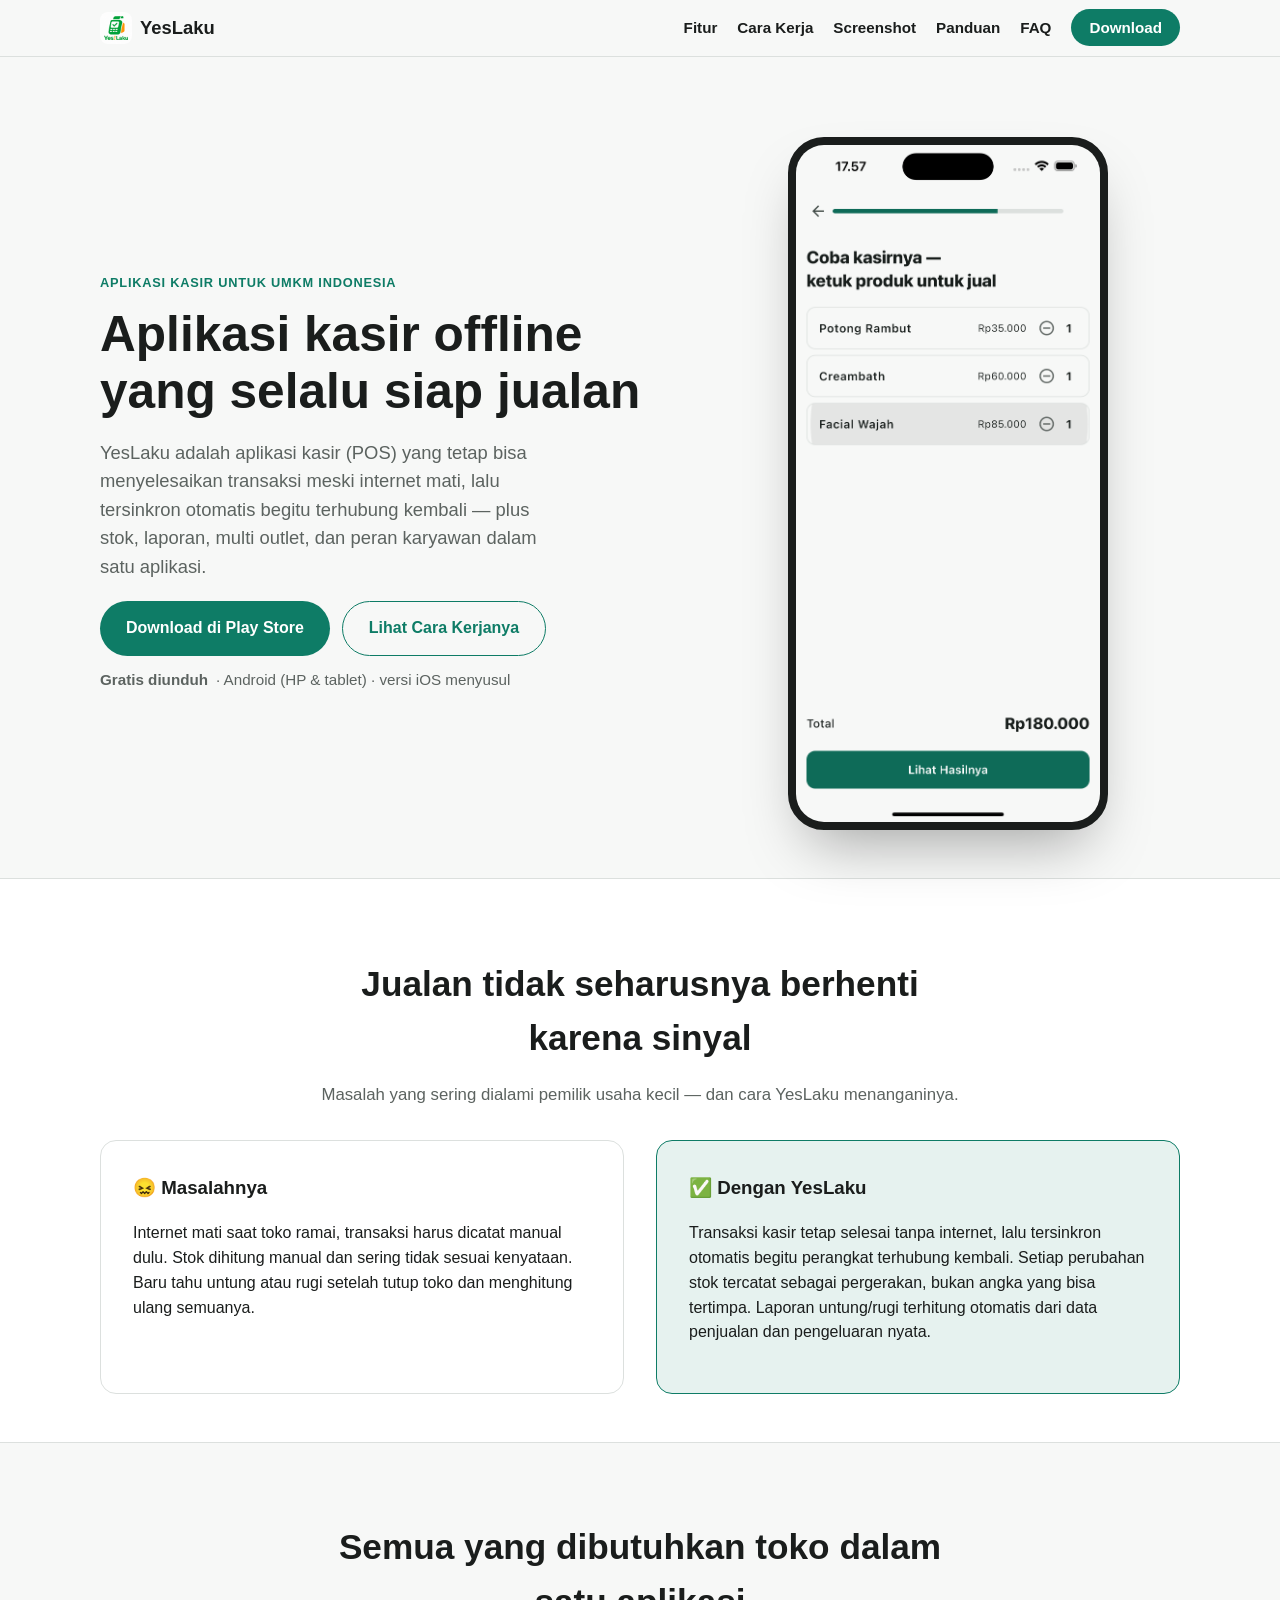
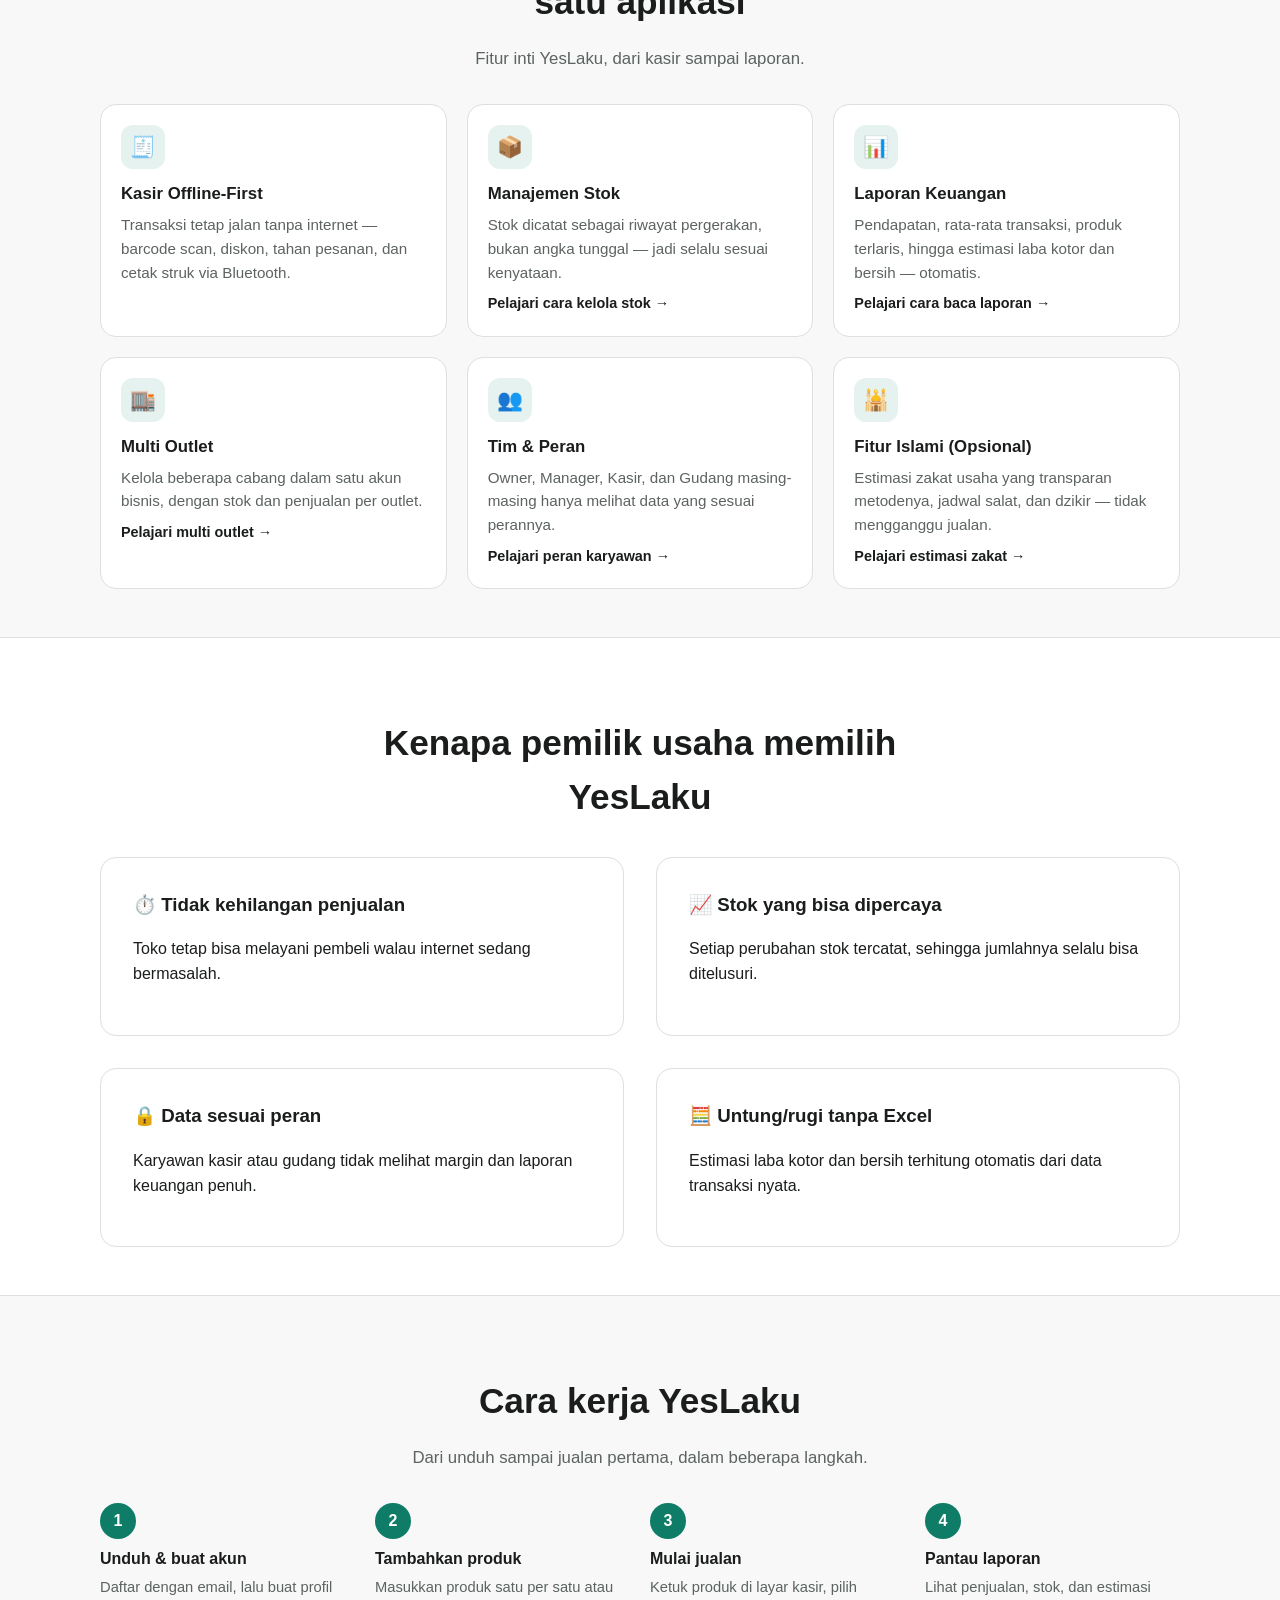
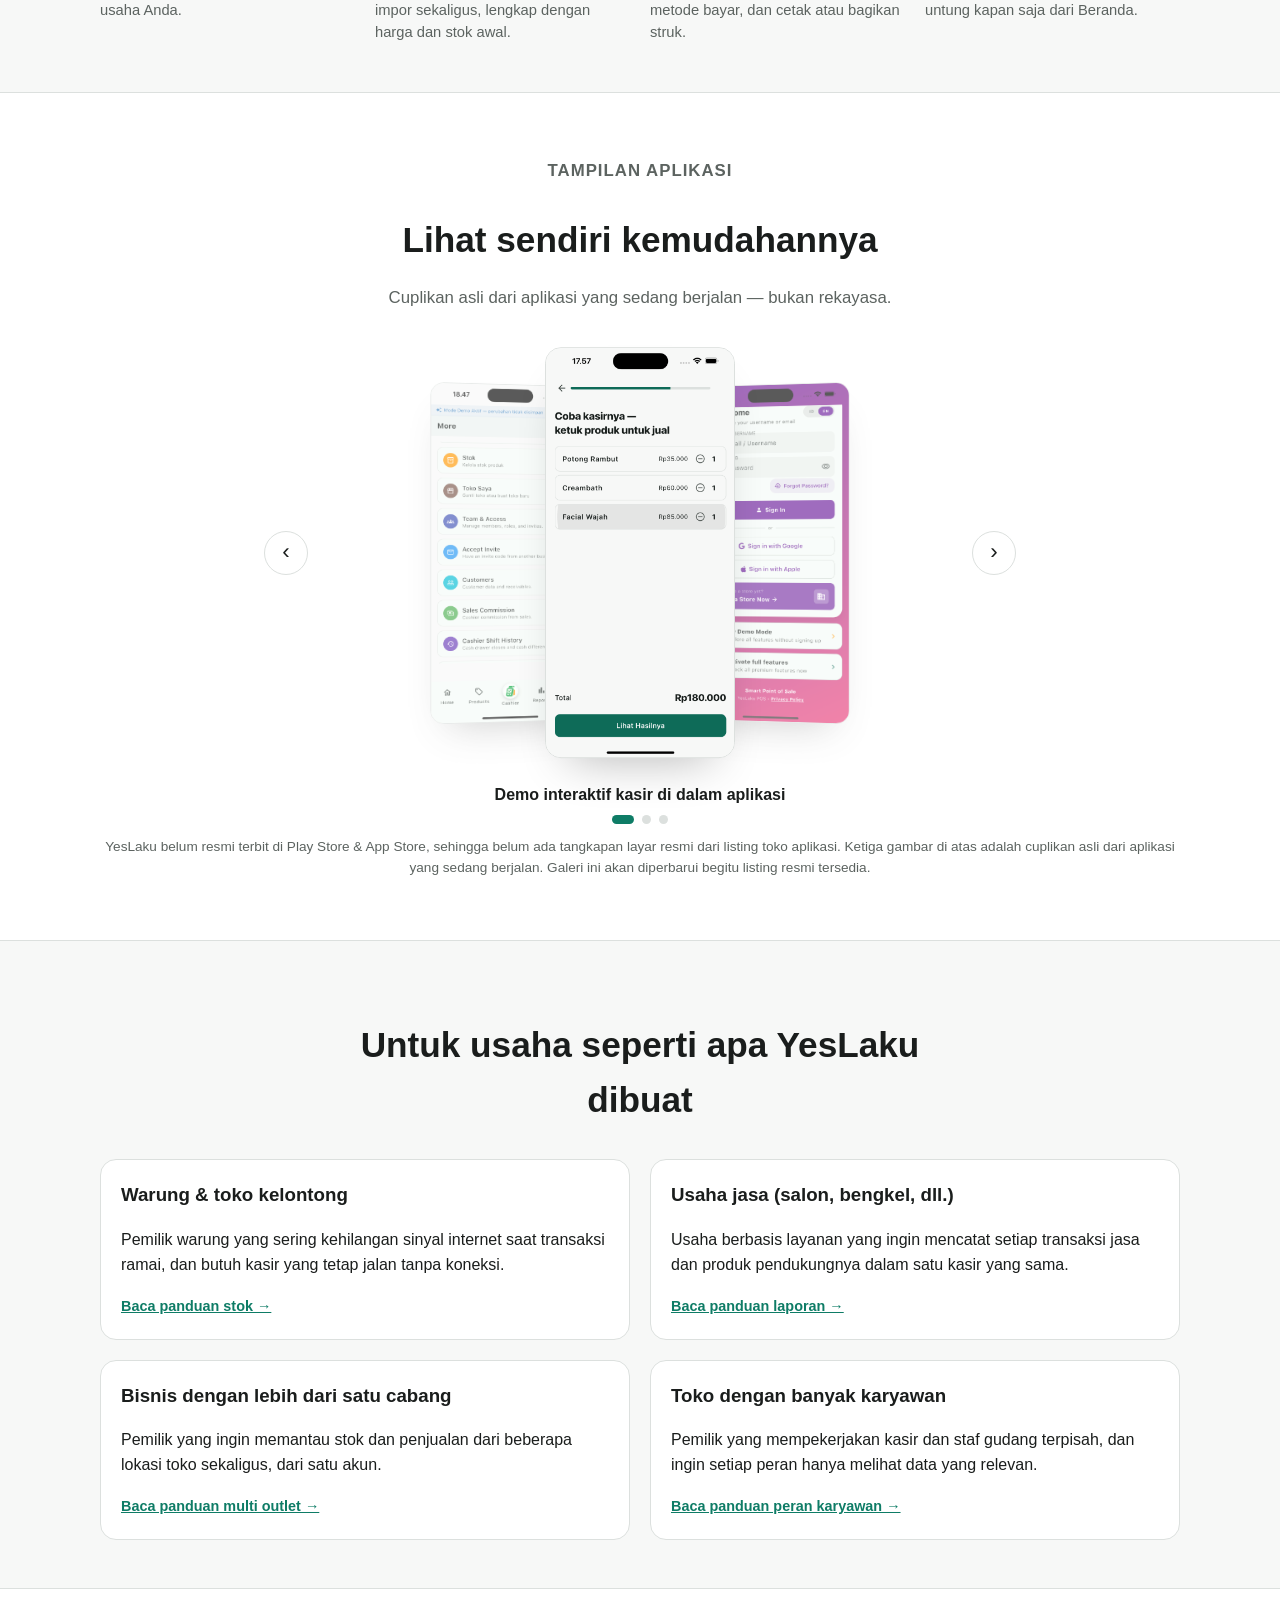
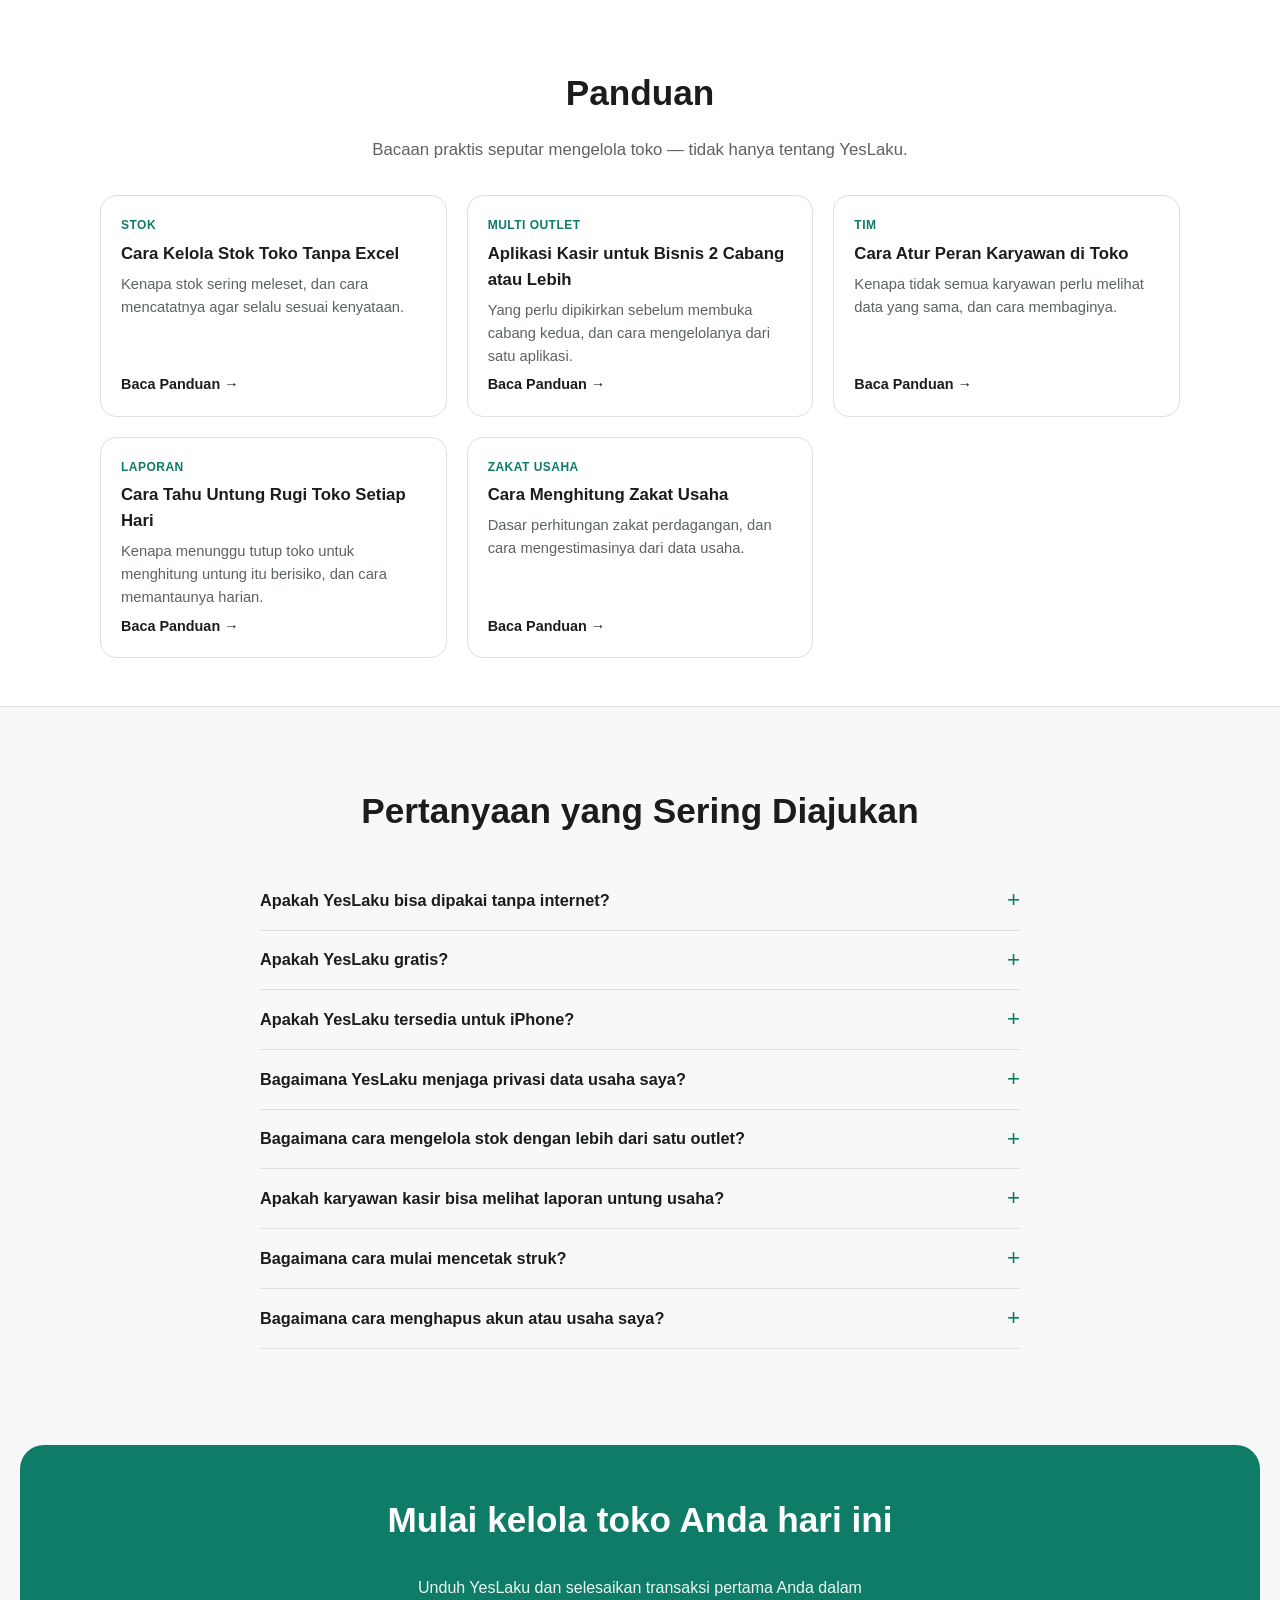
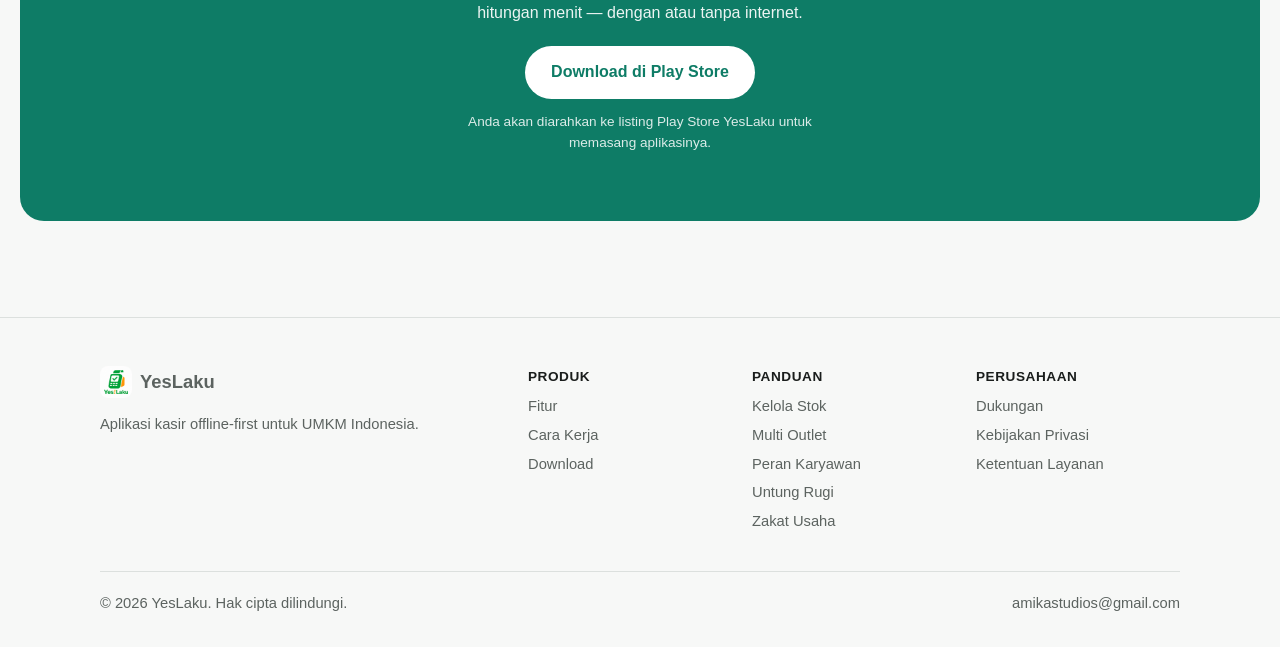
<file: index.html>
<!doctype html>
<html lang="id">
<head>
<meta charset="utf-8" />
<meta name="viewport" content="width=device-width, initial-scale=1" />
<title>YesLaku — Aplikasi Kasir Offline untuk UMKM Indonesia</title>
<meta name="description" content="YesLaku adalah aplikasi kasir (POS) offline-first untuk UMKM Indonesia. Transaksi tetap jalan tanpa internet, kelola stok, laporan, multi outlet, dan peran karyawan dalam satu aplikasi." />
<link rel="canonical" href="https://yeslaku.com/" />
<link rel="icon" href="assets/images/app-icon.png" type="image/png" />
<link rel="apple-touch-icon" href="assets/images/app-icon.png" />
<link rel="manifest" href="manifest.json" />
<meta name="theme-color" content="#0e7c66" />

<!-- Open Graph -->
<meta property="og:type" content="website" />
<meta property="og:title" content="YesLaku — Aplikasi Kasir Offline untuk UMKM Indonesia" />
<meta property="og:description" content="Transaksi tetap jalan meski internet mati. Kelola stok, laporan, multi outlet, dan peran karyawan dalam satu aplikasi kasir." />
<meta property="og:url" content="https://yeslaku.com/" />
<meta property="og:image" content="https://yeslaku.com/assets/images/app-icon-launcher.png" />
<meta property="og:locale" content="id_ID" />

<!-- Twitter Card -->
<meta name="twitter:card" content="summary" />
<meta name="twitter:title" content="YesLaku — Aplikasi Kasir Offline untuk UMKM Indonesia" />
<meta name="twitter:description" content="Transaksi tetap jalan meski internet mati. Kelola stok, laporan, multi outlet, dan peran karyawan dalam satu aplikasi kasir." />
<meta name="twitter:image" content="https://yeslaku.com/assets/images/app-icon-launcher.png" />

<link rel="stylesheet" href="styles.css" />

<!-- Google Search Console verification placeholder — replace with the real
     meta tag Search Console gives you, or remove if using DNS verification. -->
<!-- <meta name="google-site-verification" content="PLACEHOLDER_REPLACE_ME" /> -->

<!-- Google Analytics 4 placeholder — insert the real Measurement ID before
     going live. Left commented out deliberately: no invented tracking ID
     is shipped in this deliverable. -->
<!--
<script async src="https://www.googletagmanager.com/gtag/js?id=G-PLACEHOLDER"></script>
<script>
  window.dataLayer = window.dataLayer || [];
  function gtag(){dataLayer.push(arguments);}
  gtag('js', new Date());
  gtag('config', 'G-PLACEHOLDER');
</script>
-->

<script type="application/ld+json">
{
  "@context": "https://schema.org",
  "@type": "SoftwareApplication",
  "name": "YesLaku",
  "applicationCategory": "BusinessApplication",
  "operatingSystem": "Android",
  "url": "https://yeslaku.com/",
  "description": "Aplikasi kasir (POS) offline-first untuk UMKM Indonesia — kelola penjualan, stok, laporan, multi outlet, dan peran karyawan dalam satu aplikasi.",
  "offers": {
    "@type": "Offer",
    "price": "0",
    "priceCurrency": "IDR",
    "description": "Gratis diunduh, dengan langganan opsional YesLaku Pro."
  },
  "publisher": {
    "@type": "Organization",
    "name": "YesLaku",
    "email": "amikastudios@gmail.com"
  }
}
</script>
<script type="application/ld+json">
{
  "@context": "https://schema.org",
  "@type": "FAQPage",
  "mainEntity": [
    {
      "@type": "Question",
      "name": "Apakah YesLaku bisa dipakai tanpa internet?",
      "acceptedAnswer": {
        "@type": "Answer",
        "text": "Bisa. YesLaku dibangun offline-first — transaksi kasir tetap bisa diselesaikan tanpa koneksi internet, lalu tersinkron otomatis ke cloud begitu perangkat terhubung kembali."
      }
    },
    {
      "@type": "Question",
      "name": "Apakah YesLaku gratis?",
      "acceptedAnswer": {
        "@type": "Answer",
        "text": "Ya, YesLaku gratis diunduh dan dipakai. Tersedia langganan opsional YesLaku Pro (Rp63.000/bulan atau Rp474.000/tahun) untuk fitur tambahan seperti jumlah outlet lebih banyak."
      }
    },
    {
      "@type": "Question",
      "name": "Apakah YesLaku tersedia untuk iPhone?",
      "acceptedAnswer": {
        "@type": "Answer",
        "text": "YesLaku saat ini tersedia untuk Android (HP dan tablet). Versi iOS sedang dalam pengembangan dan akan menyusul."
      }
    }
  ]
}
</script>
</head>
<body>
<a href="#main" class="skip-link">Langsung ke konten utama</a>

<header class="site-header">
  <nav class="nav-bar" aria-label="Navigasi utama">
    <a class="brand" href="#main">
      <img src="assets/images/app-icon.png" alt="" width="32" height="32" />
      YesLaku
    </a>
    <button class="nav-toggle" aria-expanded="false" aria-controls="nav-links" aria-label="Buka menu">☰</button>
    <ul class="nav-links" id="nav-links">
      <li><a href="#fitur">Fitur</a></li>
      <li><a href="#cara-kerja">Cara Kerja</a></li>
      <li><a href="#screenshot">Screenshot</a></li>
      <li><a href="#panduan">Panduan</a></li>
      <li><a href="#faq">FAQ</a></li>
      <li>
        <a
          class="nav-cta"
          href="https://play.google.com/store/apps/details?id=com.yeslaku.app"
          data-track="app_store_click"
          data-track-label="nav"
          >Download</a
        >
      </li>
    </ul>
  </nav>
</header>

<main id="main">
  <!-- 1. HERO -->
  <section class="hero">
    <div class="container hero-grid">
      <div>
        <p class="eyebrow">Aplikasi Kasir untuk UMKM Indonesia</p>
        <h1>Aplikasi kasir offline yang selalu siap jualan</h1>
        <p class="hero-sub">
          YesLaku adalah aplikasi kasir (POS) yang tetap bisa menyelesaikan
          transaksi meski internet mati, lalu tersinkron otomatis begitu
          terhubung kembali — plus stok, laporan, multi outlet, dan peran
          karyawan dalam satu aplikasi.
        </p>
        <div class="hero-actions">
          <a
            class="btn btn-primary"
            href="https://play.google.com/store/apps/details?id=com.yeslaku.app"
            data-track="hero_download_click"
            >Download di Play Store</a
          >
          <a class="btn btn-secondary" href="#cara-kerja" data-track="hero_how_it_works_click"
            >Lihat Cara Kerjanya</a
          >
        </div>
        <p class="hero-benefit">
          <strong>Gratis diunduh</strong> · Android (HP &amp; tablet) · versi
          iOS menyusul
        </p>
      </div>
      <div class="hero-media">
        <div class="phone-frame">
          <img
            src="assets/images/screenshot-01-pos-cart.png"
            width="923"
            height="2000"
            alt="Tampilan kasir YesLaku menampilkan keranjang transaksi dengan tiga item dan total Rp180.000"
            loading="eager"
          />
        </div>
      </div>
    </div>
  </section>

  <!-- 2. PROBLEM / SOLUTION -->
  <section class="alt-bg">
    <div class="container">
      <div class="section-head">
        <h2>Jualan tidak seharusnya berhenti karena sinyal</h2>
        <p>Masalah yang sering dialami pemilik usaha kecil — dan cara YesLaku menanganinya.</p>
      </div>
      <div class="problem-grid">
        <div class="problem-card">
          <h3>😖 Masalahnya</h3>
          <p>
            Internet mati saat toko ramai, transaksi harus dicatat manual
            dulu. Stok dihitung manual dan sering tidak sesuai kenyataan.
            Baru tahu untung atau rugi setelah tutup toko dan menghitung
            ulang semuanya.
          </p>
        </div>
        <div class="problem-card solution">
          <h3>✅ Dengan YesLaku</h3>
          <p>
            Transaksi kasir tetap selesai tanpa internet, lalu tersinkron
            otomatis begitu perangkat terhubung kembali. Setiap perubahan
            stok tercatat sebagai pergerakan, bukan angka yang bisa
            tertimpa. Laporan untung/rugi terhitung otomatis dari data
            penjualan dan pengeluaran nyata.
          </p>
        </div>
      </div>
    </div>
  </section>

  <!-- 3. CORE FEATURES -->
  <section id="fitur">
    <div class="container">
      <div class="section-head">
        <h2>Semua yang dibutuhkan toko dalam satu aplikasi</h2>
        <p>Fitur inti YesLaku, dari kasir sampai laporan.</p>
      </div>
      <div class="feature-grid">
        <div class="feature-card">
          <div class="feature-icon" aria-hidden="true">🧾</div>
          <h3>Kasir Offline-First</h3>
          <p>Transaksi tetap jalan tanpa internet — barcode scan, diskon, tahan pesanan, dan cetak struk via Bluetooth.</p>
        </div>
        <a class="feature-card" href="guides/kelola-stok-toko.html">
          <div class="feature-icon" aria-hidden="true">📦</div>
          <h3>Manajemen Stok</h3>
          <p>Stok dicatat sebagai riwayat pergerakan, bukan angka tunggal — jadi selalu sesuai kenyataan.</p>
          <span class="feature-link">Pelajari cara kelola stok →</span>
        </a>
        <a class="feature-card" href="guides/cara-tahu-untung-rugi-toko.html">
          <div class="feature-icon" aria-hidden="true">📊</div>
          <h3>Laporan Keuangan</h3>
          <p>Pendapatan, rata-rata transaksi, produk terlaris, hingga estimasi laba kotor dan bersih — otomatis.</p>
          <span class="feature-link">Pelajari cara baca laporan →</span>
        </a>
        <a class="feature-card" href="guides/aplikasi-kasir-multi-outlet.html">
          <div class="feature-icon" aria-hidden="true">🏬</div>
          <h3>Multi Outlet</h3>
          <p>Kelola beberapa cabang dalam satu akun bisnis, dengan stok dan penjualan per outlet.</p>
          <span class="feature-link">Pelajari multi outlet →</span>
        </a>
        <a class="feature-card" href="guides/atur-peran-karyawan-toko.html">
          <div class="feature-icon" aria-hidden="true">👥</div>
          <h3>Tim &amp; Peran</h3>
          <p>Owner, Manager, Kasir, dan Gudang masing-masing hanya melihat data yang sesuai perannya.</p>
          <span class="feature-link">Pelajari peran karyawan →</span>
        </a>
        <a class="feature-card" href="guides/cara-menghitung-zakat-usaha.html">
          <div class="feature-icon" aria-hidden="true">🕌</div>
          <h3>Fitur Islami (Opsional)</h3>
          <p>Estimasi zakat usaha yang transparan metodenya, jadwal salat, dan dzikir — tidak mengganggu jualan.</p>
          <span class="feature-link">Pelajari estimasi zakat →</span>
        </a>
      </div>
    </div>
  </section>

  <!-- 5. BENEFITS -->
  <section class="alt-bg">
    <div class="container">
      <div class="section-head">
        <h2>Kenapa pemilik usaha memilih YesLaku</h2>
      </div>
      <div class="problem-grid">
        <div class="problem-card">
          <h3>⏱️ Tidak kehilangan penjualan</h3>
          <p>Toko tetap bisa melayani pembeli walau internet sedang bermasalah.</p>
        </div>
        <div class="problem-card">
          <h3>📈 Stok yang bisa dipercaya</h3>
          <p>Setiap perubahan stok tercatat, sehingga jumlahnya selalu bisa ditelusuri.</p>
        </div>
        <div class="problem-card">
          <h3>🔒 Data sesuai peran</h3>
          <p>Karyawan kasir atau gudang tidak melihat margin dan laporan keuangan penuh.</p>
        </div>
        <div class="problem-card">
          <h3>🧮 Untung/rugi tanpa Excel</h3>
          <p>Estimasi laba kotor dan bersih terhitung otomatis dari data transaksi nyata.</p>
        </div>
      </div>
    </div>
  </section>

  <!-- 6. HOW IT WORKS -->
  <section id="cara-kerja">
    <div class="container">
      <div class="section-head">
        <h2>Cara kerja YesLaku</h2>
        <p>Dari unduh sampai jualan pertama, dalam beberapa langkah.</p>
      </div>
      <div class="steps">
        <div class="step">
          <div class="step-number" aria-hidden="true">1</div>
          <h3>Unduh &amp; buat akun</h3>
          <p>Daftar dengan email, lalu buat profil usaha Anda.</p>
        </div>
        <div class="step">
          <div class="step-number" aria-hidden="true">2</div>
          <h3>Tambahkan produk</h3>
          <p>Masukkan produk satu per satu atau impor sekaligus, lengkap dengan harga dan stok awal.</p>
        </div>
        <div class="step">
          <div class="step-number" aria-hidden="true">3</div>
          <h3>Mulai jualan</h3>
          <p>Ketuk produk di layar kasir, pilih metode bayar, dan cetak atau bagikan struk.</p>
        </div>
        <div class="step">
          <div class="step-number" aria-hidden="true">4</div>
          <h3>Pantau laporan</h3>
          <p>Lihat penjualan, stok, dan estimasi untung kapan saja dari Beranda.</p>
        </div>
      </div>
    </div>
  </section>

  <!-- 7. SCREENSHOTS -->
  <section id="screenshot" class="alt-bg">
    <div class="container">
      <div class="section-head">
        <p class="eyebrow">Tampilan Aplikasi</p>
        <h2>Lihat sendiri kemudahannya</h2>
        <p>Cuplikan asli dari aplikasi yang sedang berjalan — bukan rekayasa.</p>
      </div>

      <div
        class="carousel"
        id="screenshot-carousel"
        role="region"
        aria-roledescription="carousel"
        aria-label="Tampilan aplikasi YesLaku"
      >
        <button class="carousel-arrow prev" type="button" aria-label="Tampilan sebelumnya">‹</button>

        <div class="carousel-track">
          <figure class="carousel-card" data-index="0">
            <img
              src="assets/images/screenshot-01-pos-cart.png"
              width="220"
              height="477"
              loading="lazy"
              alt="Layar demo interaktif kasir YesLaku dengan tiga item (Potong Rambut, Creambath, Facial Wajah) dan total Rp180.000"
            />
          </figure>
          <figure class="carousel-card" data-index="1">
            <img
              src="assets/images/screenshot-02-login.png"
              width="220"
              height="477"
              loading="lazy"
              alt="Layar masuk YesLaku dengan opsi email, Sign in with Google, Sign in with Apple, dan Coba Mode Demo"
            />
          </figure>
          <figure class="carousel-card" data-index="2">
            <img
              src="assets/images/screenshot-03-more-menu.png"
              width="220"
              height="477"
              loading="lazy"
              alt="Menu Lainnya YesLaku menampilkan Stok, Toko Saya, Tim & Akses, Pelanggan, Komisi Penjualan, dan Riwayat Shift Kasir"
            />
          </figure>
        </div>

        <button class="carousel-arrow next" type="button" aria-label="Tampilan berikutnya">›</button>
      </div>

      <p class="carousel-caption" id="carousel-caption" aria-live="polite">
        Demo interaktif kasir di dalam aplikasi
      </p>
      <div class="carousel-dots" id="carousel-dots" role="tablist" aria-label="Pilih tampilan">
        <button type="button" role="tab" aria-selected="true" aria-label="Tampilan 1: kasir"></button>
        <button type="button" role="tab" aria-selected="false" aria-label="Tampilan 2: masuk"></button>
        <button type="button" role="tab" aria-selected="false" aria-label="Tampilan 3: menu lainnya"></button>
      </div>

      <p class="screenshot-note">
        YesLaku belum resmi terbit di Play Store &amp; App Store, sehingga
        belum ada tangkapan layar resmi dari listing toko aplikasi. Ketiga
        gambar di atas adalah cuplikan asli dari aplikasi yang sedang
        berjalan. Galeri ini akan diperbarui begitu listing resmi tersedia.
      </p>
    </div>
  </section>

  <!-- 8. USE CASES -->
  <section>
    <div class="container">
      <div class="section-head">
        <h2>Untuk usaha seperti apa YesLaku dibuat</h2>
      </div>
      <div class="usecase-grid">
        <div class="usecase-card">
          <h3>Warung &amp; toko kelontong</h3>
          <p>
            Pemilik warung yang sering kehilangan sinyal internet saat
            transaksi ramai, dan butuh kasir yang tetap jalan tanpa koneksi.
          </p>
          <a href="guides/kelola-stok-toko.html">Baca panduan stok →</a>
        </div>
        <div class="usecase-card">
          <h3>Usaha jasa (salon, bengkel, dll.)</h3>
          <p>
            Usaha berbasis layanan yang ingin mencatat setiap transaksi
            jasa dan produk pendukungnya dalam satu kasir yang sama.
          </p>
          <a href="guides/cara-tahu-untung-rugi-toko.html">Baca panduan laporan →</a>
        </div>
        <div class="usecase-card">
          <h3>Bisnis dengan lebih dari satu cabang</h3>
          <p>
            Pemilik yang ingin memantau stok dan penjualan dari beberapa
            lokasi toko sekaligus, dari satu akun.
          </p>
          <a href="guides/aplikasi-kasir-multi-outlet.html">Baca panduan multi outlet →</a>
        </div>
        <div class="usecase-card">
          <h3>Toko dengan banyak karyawan</h3>
          <p>
            Pemilik yang mempekerjakan kasir dan staf gudang terpisah, dan
            ingin setiap peran hanya melihat data yang relevan.
          </p>
          <a href="guides/atur-peran-karyawan-toko.html">Baca panduan peran karyawan →</a>
        </div>
      </div>
    </div>
  </section>

  <!-- 9. GUIDES -->
  <section id="panduan" class="alt-bg">
    <div class="container">
      <div class="section-head">
        <h2>Panduan</h2>
        <p>Bacaan praktis seputar mengelola toko — tidak hanya tentang YesLaku.</p>
      </div>
      <div class="guide-grid">
        <a class="guide-card" href="guides/kelola-stok-toko.html">
          <span class="tag">Stok</span>
          <h3>Cara Kelola Stok Toko Tanpa Excel</h3>
          <p>Kenapa stok sering meleset, dan cara mencatatnya agar selalu sesuai kenyataan.</p>
          <span class="read-more">Baca Panduan →</span>
        </a>
        <a class="guide-card" href="guides/aplikasi-kasir-multi-outlet.html">
          <span class="tag">Multi Outlet</span>
          <h3>Aplikasi Kasir untuk Bisnis 2 Cabang atau Lebih</h3>
          <p>Yang perlu dipikirkan sebelum membuka cabang kedua, dan cara mengelolanya dari satu aplikasi.</p>
          <span class="read-more">Baca Panduan →</span>
        </a>
        <a class="guide-card" href="guides/atur-peran-karyawan-toko.html">
          <span class="tag">Tim</span>
          <h3>Cara Atur Peran Karyawan di Toko</h3>
          <p>Kenapa tidak semua karyawan perlu melihat data yang sama, dan cara membaginya.</p>
          <span class="read-more">Baca Panduan →</span>
        </a>
        <a class="guide-card" href="guides/cara-tahu-untung-rugi-toko.html">
          <span class="tag">Laporan</span>
          <h3>Cara Tahu Untung Rugi Toko Setiap Hari</h3>
          <p>Kenapa menunggu tutup toko untuk menghitung untung itu berisiko, dan cara memantaunya harian.</p>
          <span class="read-more">Baca Panduan →</span>
        </a>
        <a class="guide-card" href="guides/cara-menghitung-zakat-usaha.html">
          <span class="tag">Zakat Usaha</span>
          <h3>Cara Menghitung Zakat Usaha</h3>
          <p>Dasar perhitungan zakat perdagangan, dan cara mengestimasinya dari data usaha.</p>
          <span class="read-more">Baca Panduan →</span>
        </a>
      </div>
    </div>
  </section>

  <!-- 10. FAQ -->
  <section id="faq">
    <div class="container">
      <div class="section-head">
        <h2>Pertanyaan yang Sering Diajukan</h2>
      </div>
      <div class="faq-list">
        <details class="faq-item">
          <summary>Apakah YesLaku bisa dipakai tanpa internet?</summary>
          <p>
            Bisa. YesLaku dibangun offline-first — transaksi kasir tetap
            bisa diselesaikan tanpa koneksi internet, lalu tersinkron
            otomatis ke cloud begitu perangkat terhubung kembali.
          </p>
        </details>
        <details class="faq-item">
          <summary>Apakah YesLaku gratis?</summary>
          <p>
            Ya, YesLaku gratis diunduh dan dipakai. Tersedia langganan
            opsional <strong>YesLaku Pro</strong> (Rp63.000/bulan atau
            Rp474.000/tahun) untuk kebutuhan seperti jumlah outlet lebih
            banyak.
          </p>
        </details>
        <details class="faq-item">
          <summary>Apakah YesLaku tersedia untuk iPhone?</summary>
          <p>
            YesLaku saat ini tersedia untuk Android (HP dan tablet). Versi
            iOS sedang dalam pengembangan dan akan menyusul.
          </p>
        </details>
        <details class="faq-item">
          <summary>Bagaimana YesLaku menjaga privasi data usaha saya?</summary>
          <p>
            Data disimpan menggunakan Firebase dengan standar keamanan
            industri, dan setiap karyawan hanya melihat data sesuai
            perannya. Baca selengkapnya di
            <a href="privacy-policy.html">Kebijakan Privasi</a>.
          </p>
        </details>
        <details class="faq-item">
          <summary>Bagaimana cara mengelola stok dengan lebih dari satu outlet?</summary>
          <p>
            Setiap outlet punya catatan stok dan penjualan sendiri di dalam
            satu akun bisnis. Lihat langkah lengkapnya di panduan
            <a href="guides/aplikasi-kasir-multi-outlet.html">Aplikasi Kasir untuk Bisnis 2 Cabang atau Lebih</a>.
          </p>
        </details>
        <details class="faq-item">
          <summary>Apakah karyawan kasir bisa melihat laporan untung usaha?</summary>
          <p>
            Tidak, kecuali diberi peran Manager atau Owner. Peran Kasir dan
            Gudang tidak menerima data margin atau laporan keuangan penuh.
            Detail lengkap ada di panduan
            <a href="guides/atur-peran-karyawan-toko.html">Cara Atur Peran Karyawan di Toko</a>.
          </p>
        </details>
        <details class="faq-item">
          <summary>Bagaimana cara mulai mencetak struk?</summary>
          <p>
            YesLaku mendukung cetak struk thermal 58mm lewat printer
            Bluetooth, dan struk digital yang bisa dibagikan meski sedang
            offline.
          </p>
        </details>
        <details class="faq-item">
          <summary>Bagaimana cara menghapus akun atau usaha saya?</summary>
          <p>
            Penghapusan akun bisa dilakukan kapan saja lewat menu Profil
            Saya di aplikasi. Penghapusan sebuah usaha (toko) bersifat
            permanen setelah masa tenggang 7 hari. Detail ada di
            <a href="privacy-policy.html">Kebijakan Privasi</a>.
          </p>
        </details>
      </div>
    </div>
  </section>

  <!-- 11. FINAL CTA -->
  <section>
    <div class="final-cta">
      <h2>Mulai kelola toko Anda hari ini</h2>
      <p>Unduh YesLaku dan selesaikan transaksi pertama Anda dalam hitungan menit — dengan atau tanpa internet.</p>
      <a
        class="btn btn-primary"
        href="https://play.google.com/store/apps/details?id=com.yeslaku.app"
        data-track="final_cta_click"
        >Download di Play Store</a
      >
      <p class="after-click">
        Anda akan diarahkan ke listing Play Store YesLaku untuk memasang
        aplikasinya.
      </p>
    </div>
  </section>
</main>

<footer class="site-footer">
  <div class="container">
    <div class="footer-grid">
      <div>
        <a class="brand" href="#main">
          <img src="assets/images/app-icon.png" alt="" width="28" height="28" />
          YesLaku
        </a>
        <p>Aplikasi kasir offline-first untuk UMKM Indonesia.</p>
      </div>
      <div>
        <h4>Produk</h4>
        <ul>
          <li><a href="#fitur">Fitur</a></li>
          <li><a href="#cara-kerja">Cara Kerja</a></li>
          <li><a href="https://play.google.com/store/apps/details?id=com.yeslaku.app">Download</a></li>
        </ul>
      </div>
      <div>
        <h4>Panduan</h4>
        <ul>
          <li><a href="guides/kelola-stok-toko.html">Kelola Stok</a></li>
          <li><a href="guides/aplikasi-kasir-multi-outlet.html">Multi Outlet</a></li>
          <li><a href="guides/atur-peran-karyawan-toko.html">Peran Karyawan</a></li>
          <li><a href="guides/cara-tahu-untung-rugi-toko.html">Untung Rugi</a></li>
          <li><a href="guides/cara-menghitung-zakat-usaha.html">Zakat Usaha</a></li>
        </ul>
      </div>
      <div>
        <h4>Perusahaan</h4>
        <ul>
          <li><a href="mailto:amikastudios@gmail.com">Dukungan</a></li>
          <li><a href="privacy-policy.html">Kebijakan Privasi</a></li>
          <li><a href="terms.html">Ketentuan Layanan</a></li>
        </ul>
      </div>
    </div>
    <div class="footer-bottom">
      <span>© 2026 YesLaku. Hak cipta dilindungi.</span>
      <span>amikastudios@gmail.com</span>
    </div>
  </div>
</footer>

<script src="script.js"></script>
</body>
</html>
</file>
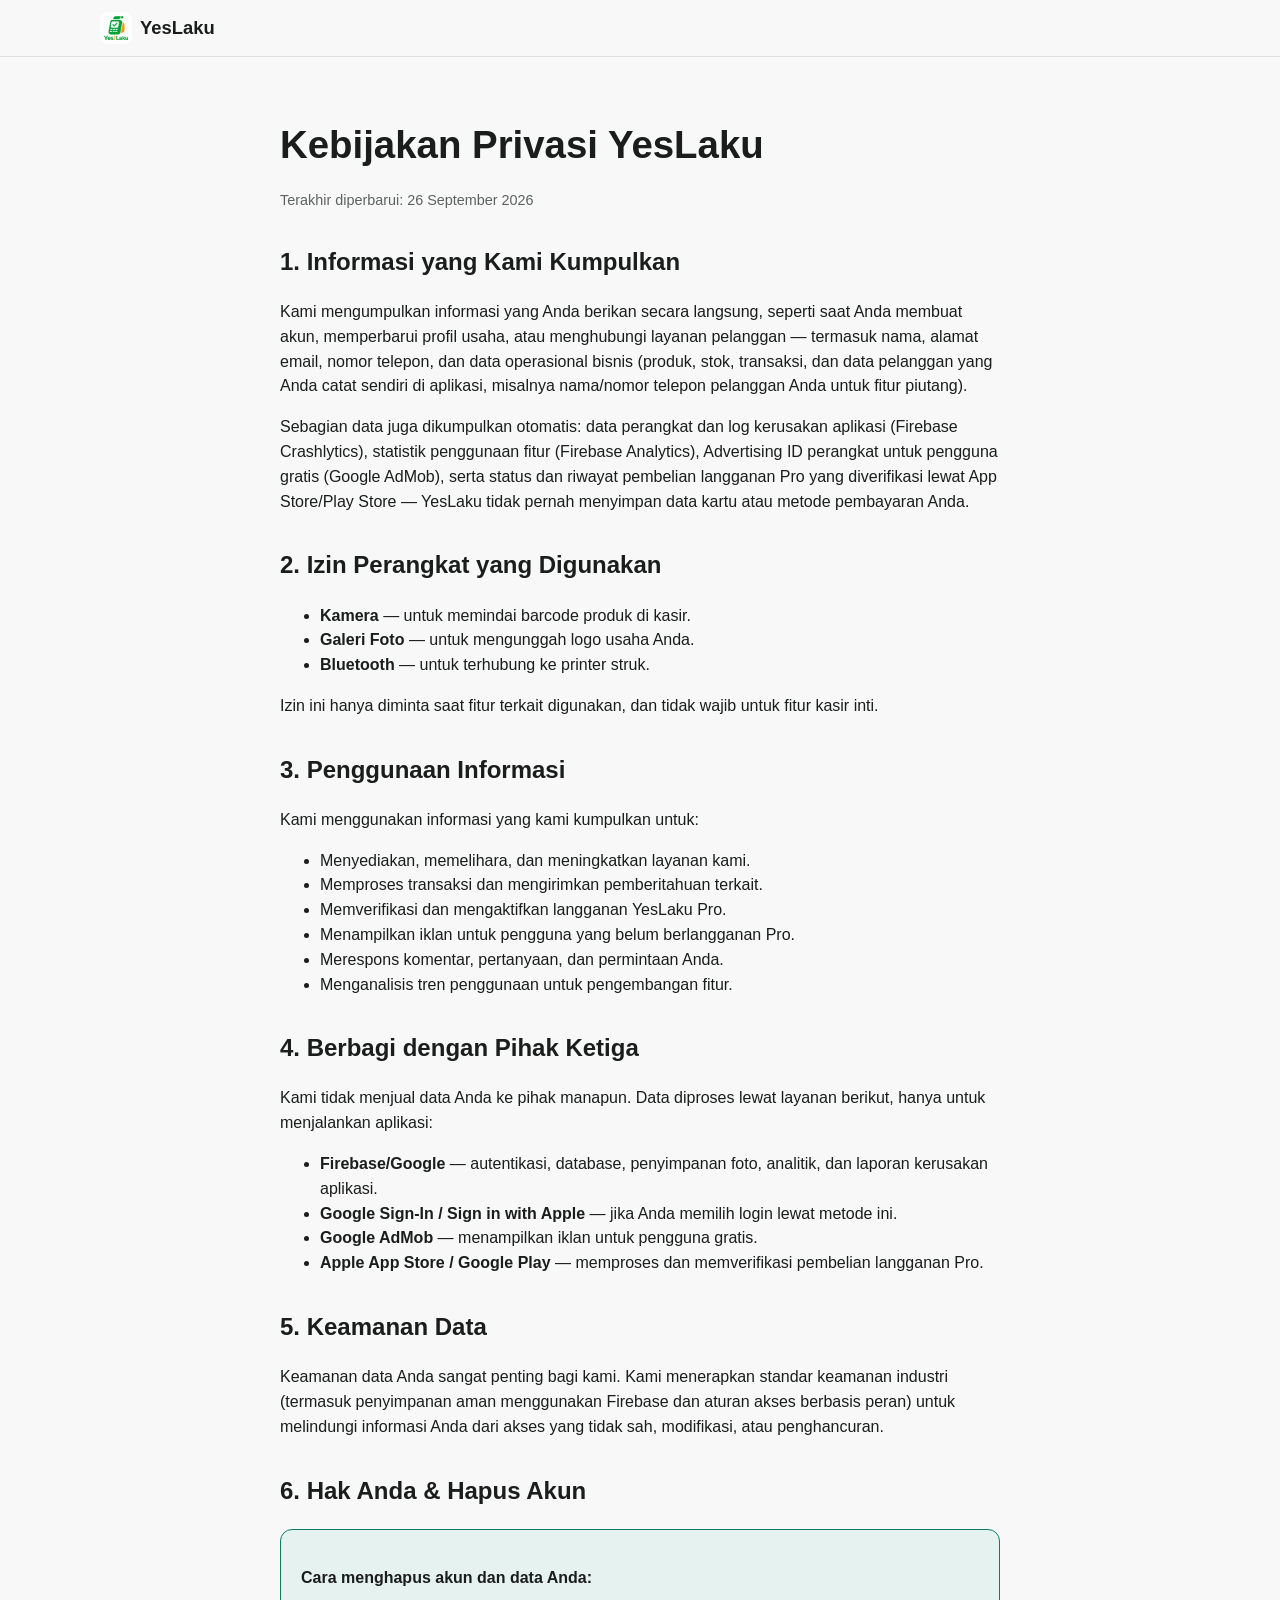
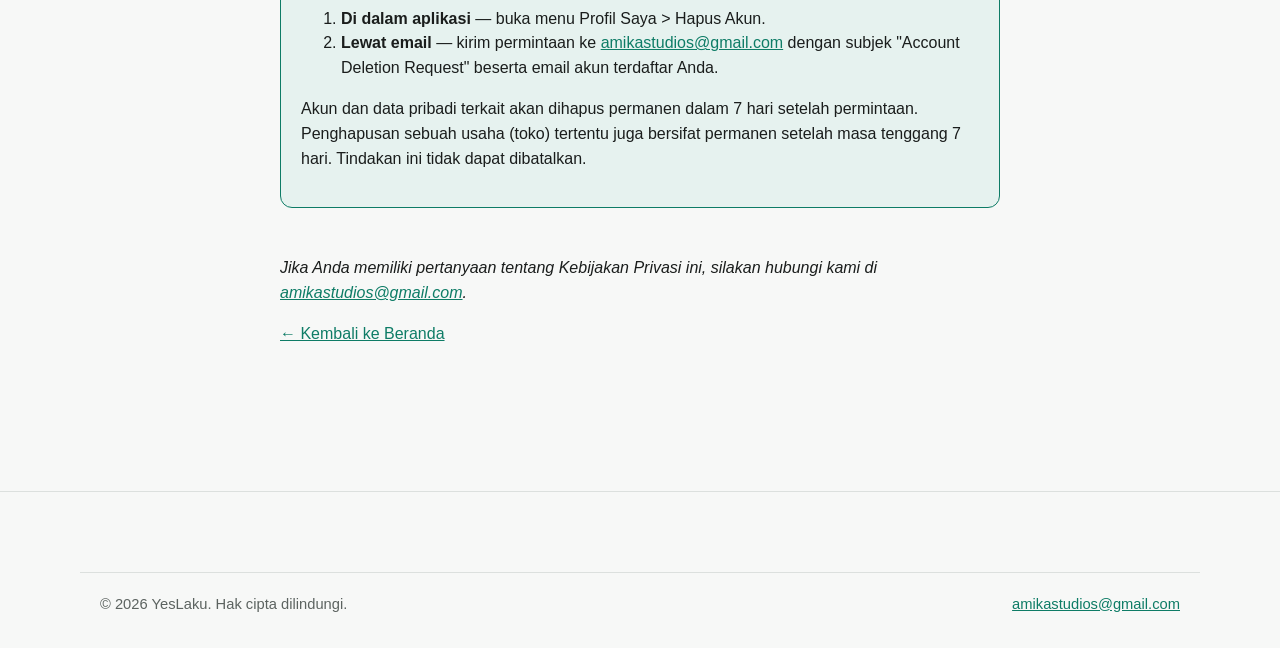
<file: privacy-policy.html>
<!doctype html>
<html lang="id">
<head>
<meta charset="utf-8" />
<meta name="viewport" content="width=device-width, initial-scale=1" />
<title>Kebijakan Privasi — YesLaku</title>
<meta name="description" content="Kebijakan Privasi YesLaku: data yang dikumpulkan, cara penggunaannya, pihak ketiga yang terlibat, dan cara menghapus akun." />
<link rel="canonical" href="https://yeslaku.com/privacy-policy.html" />
<link rel="icon" href="assets/images/app-icon.png" type="image/png" />
<link rel="stylesheet" href="styles.css" />
</head>
<body>
<a href="#main" class="skip-link">Langsung ke konten utama</a>
<header class="site-header">
  <nav class="nav-bar" aria-label="Navigasi utama">
    <a class="brand" href="/">
      <img src="assets/images/app-icon.png" alt="" width="32" height="32" />
      YesLaku
    </a>
  </nav>
</header>
<main id="main" class="guide-page">
  <h1>Kebijakan Privasi YesLaku</h1>
  <p class="guide-meta">Terakhir diperbarui: 26 September 2026</p>

  <h2>1. Informasi yang Kami Kumpulkan</h2>
  <p>
    Kami mengumpulkan informasi yang Anda berikan secara langsung, seperti
    saat Anda membuat akun, memperbarui profil usaha, atau menghubungi
    layanan pelanggan — termasuk nama, alamat email, nomor telepon, dan data
    operasional bisnis (produk, stok, transaksi, dan data pelanggan yang
    Anda catat sendiri di aplikasi, misalnya nama/nomor telepon pelanggan
    Anda untuk fitur piutang).
  </p>
  <p>
    Sebagian data juga dikumpulkan otomatis: data perangkat dan log
    kerusakan aplikasi (Firebase Crashlytics), statistik penggunaan fitur
    (Firebase Analytics), Advertising ID perangkat untuk pengguna gratis
    (Google AdMob), serta status dan riwayat pembelian langganan Pro yang
    diverifikasi lewat App Store/Play Store — YesLaku tidak pernah
    menyimpan data kartu atau metode pembayaran Anda.
  </p>

  <h2>2. Izin Perangkat yang Digunakan</h2>
  <ul>
    <li><strong>Kamera</strong> — untuk memindai barcode produk di kasir.</li>
    <li><strong>Galeri Foto</strong> — untuk mengunggah logo usaha Anda.</li>
    <li><strong>Bluetooth</strong> — untuk terhubung ke printer struk.</li>
  </ul>
  <p>Izin ini hanya diminta saat fitur terkait digunakan, dan tidak wajib untuk fitur kasir inti.</p>

  <h2>3. Penggunaan Informasi</h2>
  <p>Kami menggunakan informasi yang kami kumpulkan untuk:</p>
  <ul>
    <li>Menyediakan, memelihara, dan meningkatkan layanan kami.</li>
    <li>Memproses transaksi dan mengirimkan pemberitahuan terkait.</li>
    <li>Memverifikasi dan mengaktifkan langganan YesLaku Pro.</li>
    <li>Menampilkan iklan untuk pengguna yang belum berlangganan Pro.</li>
    <li>Merespons komentar, pertanyaan, dan permintaan Anda.</li>
    <li>Menganalisis tren penggunaan untuk pengembangan fitur.</li>
  </ul>

  <h2>4. Berbagi dengan Pihak Ketiga</h2>
  <p>Kami tidak menjual data Anda ke pihak manapun. Data diproses lewat layanan berikut, hanya untuk menjalankan aplikasi:</p>
  <ul>
    <li><strong>Firebase/Google</strong> — autentikasi, database, penyimpanan foto, analitik, dan laporan kerusakan aplikasi.</li>
    <li><strong>Google Sign-In / Sign in with Apple</strong> — jika Anda memilih login lewat metode ini.</li>
    <li><strong>Google AdMob</strong> — menampilkan iklan untuk pengguna gratis.</li>
    <li><strong>Apple App Store / Google Play</strong> — memproses dan memverifikasi pembelian langganan Pro.</li>
  </ul>

  <h2>5. Keamanan Data</h2>
  <p>
    Keamanan data Anda sangat penting bagi kami. Kami menerapkan standar
    keamanan industri (termasuk penyimpanan aman menggunakan Firebase dan
    aturan akses berbasis peran) untuk melindungi informasi Anda dari akses
    yang tidak sah, modifikasi, atau penghancuran.
  </p>

  <h2>6. Hak Anda &amp; Hapus Akun</h2>
  <div class="callout">
    <p><strong>Cara menghapus akun dan data Anda:</strong></p>
    <ol>
      <li><strong>Di dalam aplikasi</strong> — buka menu Profil Saya &gt; Hapus Akun.</li>
      <li><strong>Lewat email</strong> — kirim permintaan ke <a href="mailto:amikastudios@gmail.com">amikastudios@gmail.com</a> dengan subjek "Account Deletion Request" beserta email akun terdaftar Anda.</li>
    </ol>
    <p>
      Akun dan data pribadi terkait akan dihapus permanen dalam 7 hari
      setelah permintaan. Penghapusan sebuah usaha (toko) tertentu juga
      bersifat permanen setelah masa tenggang 7 hari. Tindakan ini tidak
      dapat dibatalkan.
    </p>
  </div>

  <p style="margin-top: 48px; font-style: italic;">
    Jika Anda memiliki pertanyaan tentang Kebijakan Privasi ini, silakan
    hubungi kami di <a href="mailto:amikastudios@gmail.com">amikastudios@gmail.com</a>.
  </p>

  <p><a href="/">← Kembali ke Beranda</a></p>
</main>
<footer class="site-footer">
  <div class="container footer-bottom">
    <span>© 2026 YesLaku. Hak cipta dilindungi.</span>
    <span><a href="mailto:amikastudios@gmail.com">amikastudios@gmail.com</a></span>
  </div>
</footer>
</body>
</html>
</file>
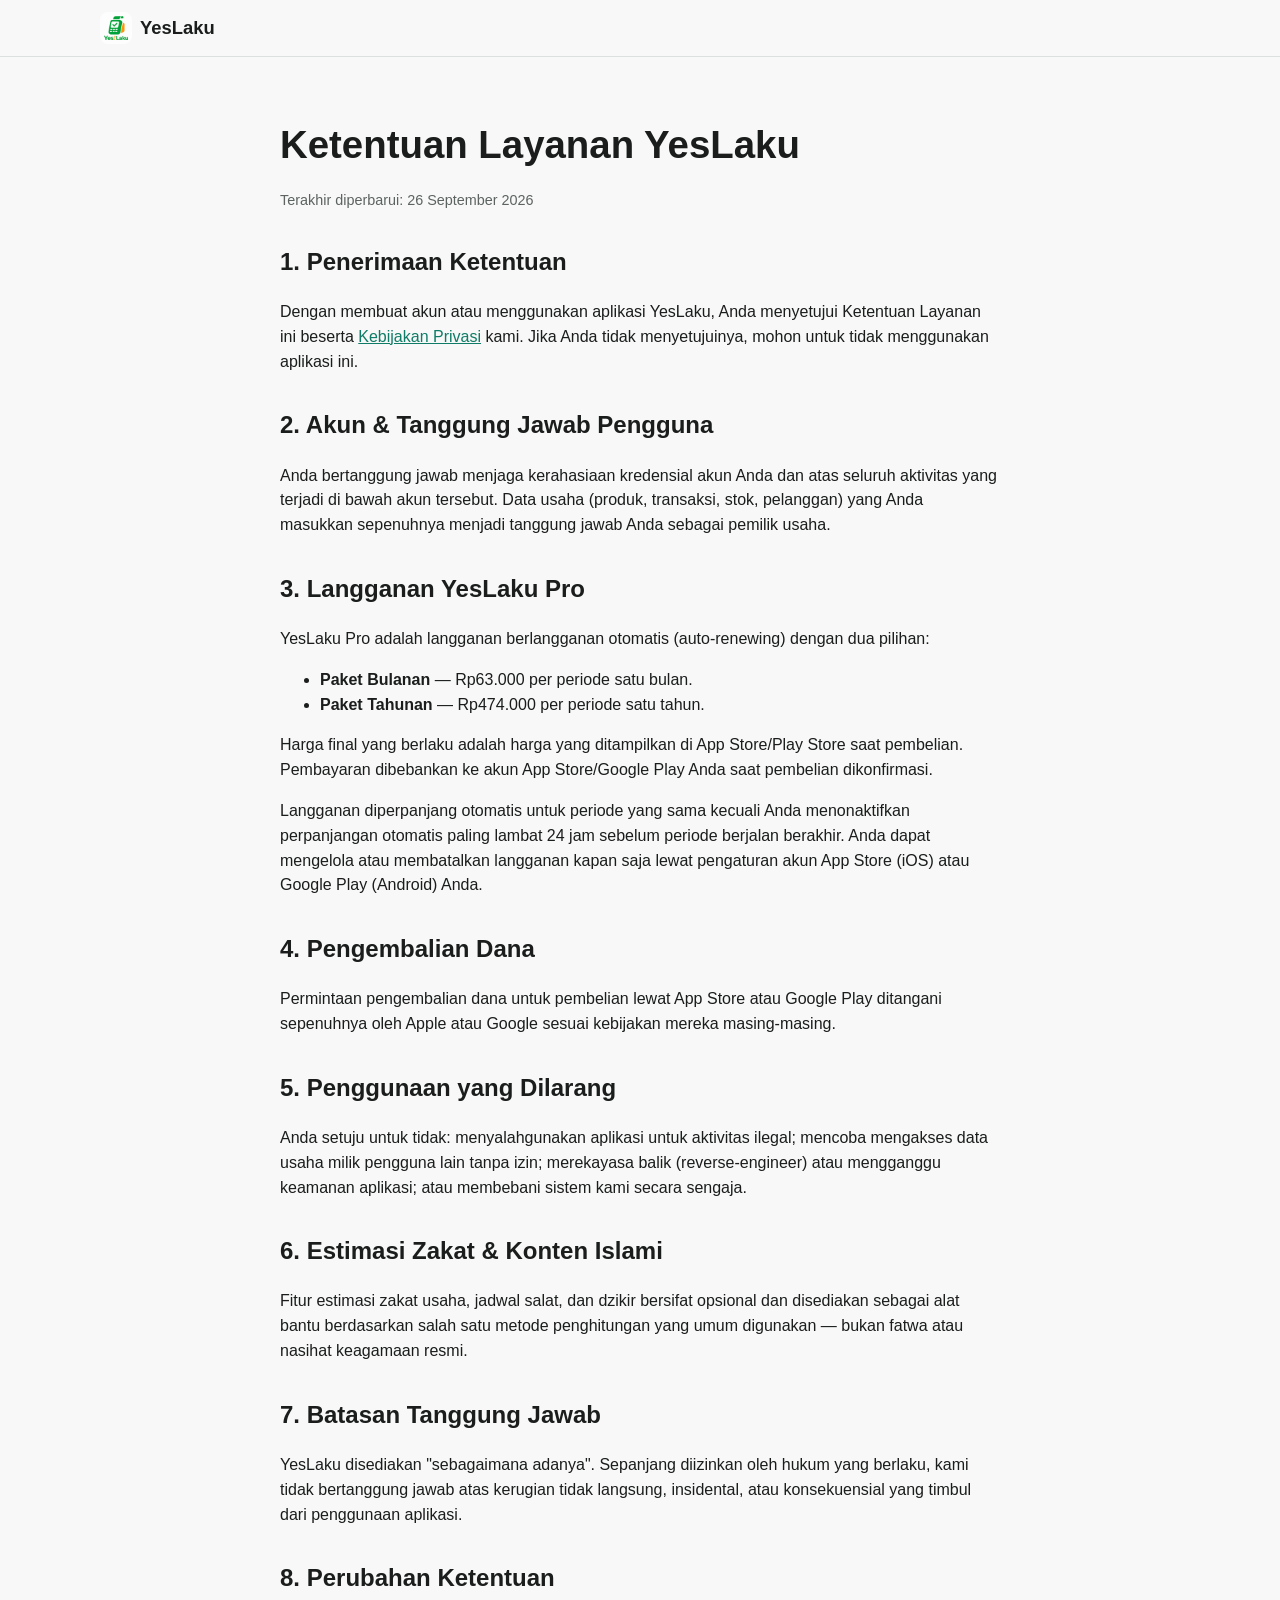
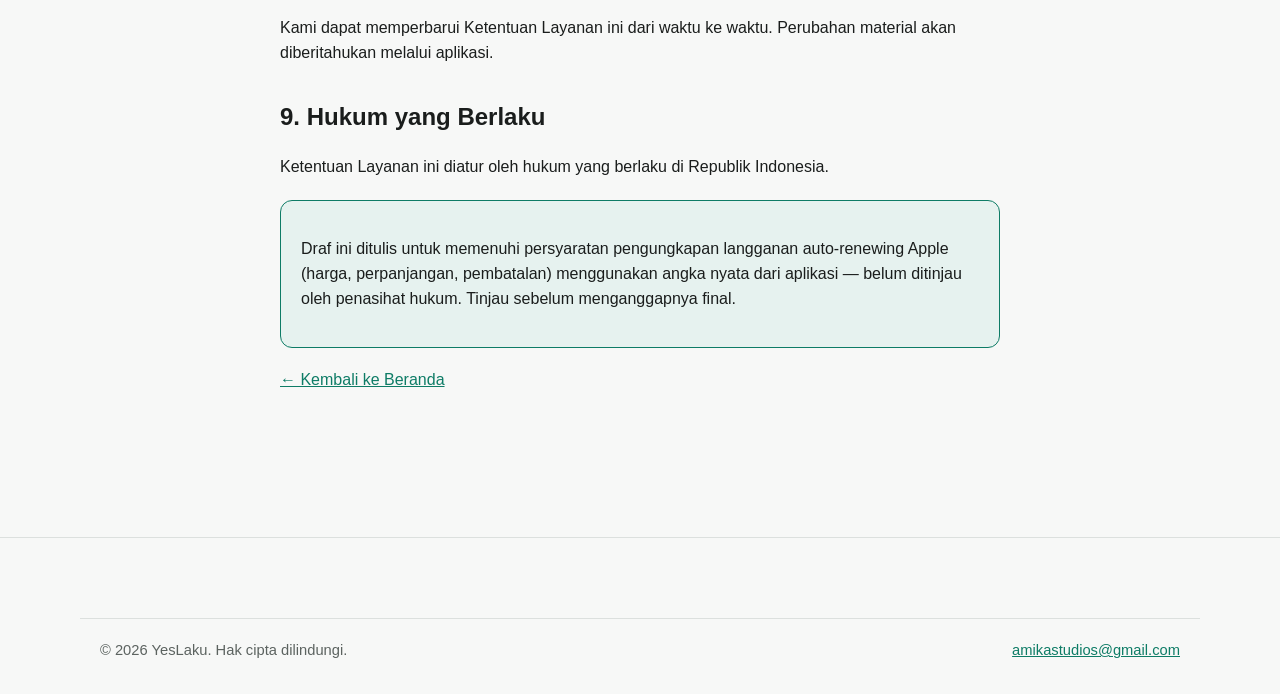
<file: terms.html>
<!doctype html>
<html lang="id">
<head>
<meta charset="utf-8" />
<meta name="viewport" content="width=device-width, initial-scale=1" />
<title>Ketentuan Layanan — YesLaku</title>
<meta name="description" content="Ketentuan Layanan YesLaku: akun, langganan YesLaku Pro (harga, perpanjangan otomatis, pembatalan), dan batasan tanggung jawab." />
<link rel="canonical" href="https://yeslaku.com/terms.html" />
<link rel="icon" href="assets/images/app-icon.png" type="image/png" />
<link rel="stylesheet" href="styles.css" />
</head>
<body>
<a href="#main" class="skip-link">Langsung ke konten utama</a>
<header class="site-header">
  <nav class="nav-bar" aria-label="Navigasi utama">
    <a class="brand" href="/">
      <img src="assets/images/app-icon.png" alt="" width="32" height="32" />
      YesLaku
    </a>
  </nav>
</header>
<main id="main" class="guide-page">
  <h1>Ketentuan Layanan YesLaku</h1>
  <p class="guide-meta">Terakhir diperbarui: 26 September 2026</p>

  <h2>1. Penerimaan Ketentuan</h2>
  <p>
    Dengan membuat akun atau menggunakan aplikasi YesLaku, Anda menyetujui
    Ketentuan Layanan ini beserta <a href="privacy-policy.html">Kebijakan
    Privasi</a> kami. Jika Anda tidak menyetujuinya, mohon untuk tidak
    menggunakan aplikasi ini.
  </p>

  <h2>2. Akun &amp; Tanggung Jawab Pengguna</h2>
  <p>
    Anda bertanggung jawab menjaga kerahasiaan kredensial akun Anda dan
    atas seluruh aktivitas yang terjadi di bawah akun tersebut. Data usaha
    (produk, transaksi, stok, pelanggan) yang Anda masukkan sepenuhnya
    menjadi tanggung jawab Anda sebagai pemilik usaha.
  </p>

  <h2>3. Langganan YesLaku Pro</h2>
  <p>YesLaku Pro adalah langganan berlangganan otomatis (auto-renewing) dengan dua pilihan:</p>
  <ul>
    <li><strong>Paket Bulanan</strong> — Rp63.000 per periode satu bulan.</li>
    <li><strong>Paket Tahunan</strong> — Rp474.000 per periode satu tahun.</li>
  </ul>
  <p>
    Harga final yang berlaku adalah harga yang ditampilkan di App
    Store/Play Store saat pembelian. Pembayaran dibebankan ke akun App
    Store/Google Play Anda saat pembelian dikonfirmasi.
  </p>
  <p>
    Langganan diperpanjang otomatis untuk periode yang sama kecuali Anda
    menonaktifkan perpanjangan otomatis paling lambat 24 jam sebelum
    periode berjalan berakhir. Anda dapat mengelola atau membatalkan
    langganan kapan saja lewat pengaturan akun App Store (iOS) atau Google
    Play (Android) Anda.
  </p>

  <h2>4. Pengembalian Dana</h2>
  <p>
    Permintaan pengembalian dana untuk pembelian lewat App Store atau
    Google Play ditangani sepenuhnya oleh Apple atau Google sesuai
    kebijakan mereka masing-masing.
  </p>

  <h2>5. Penggunaan yang Dilarang</h2>
  <p>Anda setuju untuk tidak: menyalahgunakan aplikasi untuk aktivitas ilegal; mencoba mengakses data usaha milik pengguna lain tanpa izin; merekayasa balik (reverse-engineer) atau mengganggu keamanan aplikasi; atau membebani sistem kami secara sengaja.</p>

  <h2>6. Estimasi Zakat &amp; Konten Islami</h2>
  <p>
    Fitur estimasi zakat usaha, jadwal salat, dan dzikir bersifat opsional
    dan disediakan sebagai alat bantu berdasarkan salah satu metode
    penghitungan yang umum digunakan — bukan fatwa atau nasihat keagamaan
    resmi.
  </p>

  <h2>7. Batasan Tanggung Jawab</h2>
  <p>
    YesLaku disediakan "sebagaimana adanya". Sepanjang diizinkan oleh
    hukum yang berlaku, kami tidak bertanggung jawab atas kerugian tidak
    langsung, insidental, atau konsekuensial yang timbul dari penggunaan
    aplikasi.
  </p>

  <h2>8. Perubahan Ketentuan</h2>
  <p>Kami dapat memperbarui Ketentuan Layanan ini dari waktu ke waktu. Perubahan material akan diberitahukan melalui aplikasi.</p>

  <h2>9. Hukum yang Berlaku</h2>
  <p>Ketentuan Layanan ini diatur oleh hukum yang berlaku di Republik Indonesia.</p>

  <div class="callout">
    <p>
      Draf ini ditulis untuk memenuhi persyaratan pengungkapan langganan
      auto-renewing Apple (harga, perpanjangan, pembatalan) menggunakan
      angka nyata dari aplikasi — belum ditinjau oleh penasihat hukum.
      Tinjau sebelum menganggapnya final.
    </p>
  </div>

  <p><a href="/">← Kembali ke Beranda</a></p>
</main>
<footer class="site-footer">
  <div class="container footer-bottom">
    <span>© 2026 YesLaku. Hak cipta dilindungi.</span>
    <span><a href="mailto:amikastudios@gmail.com">amikastudios@gmail.com</a></span>
  </div>
</footer>
</body>
</html>
</file>
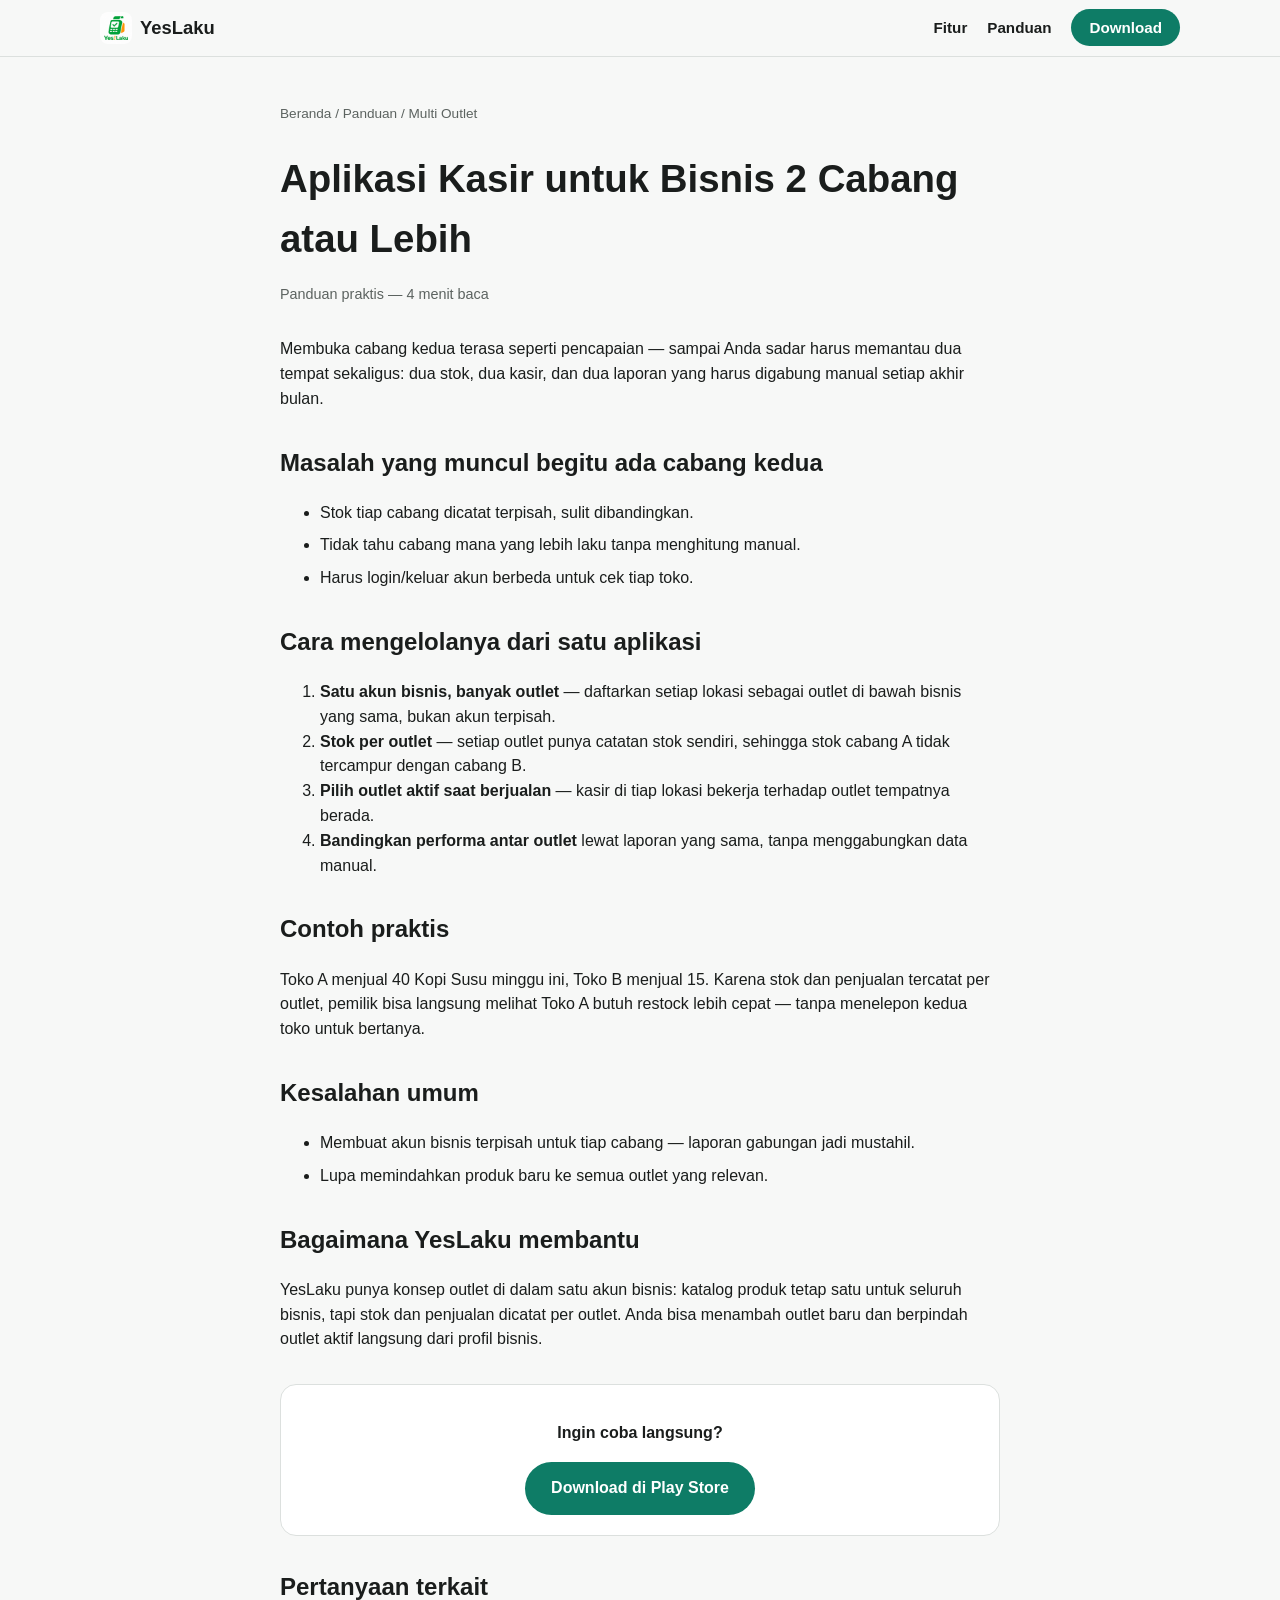
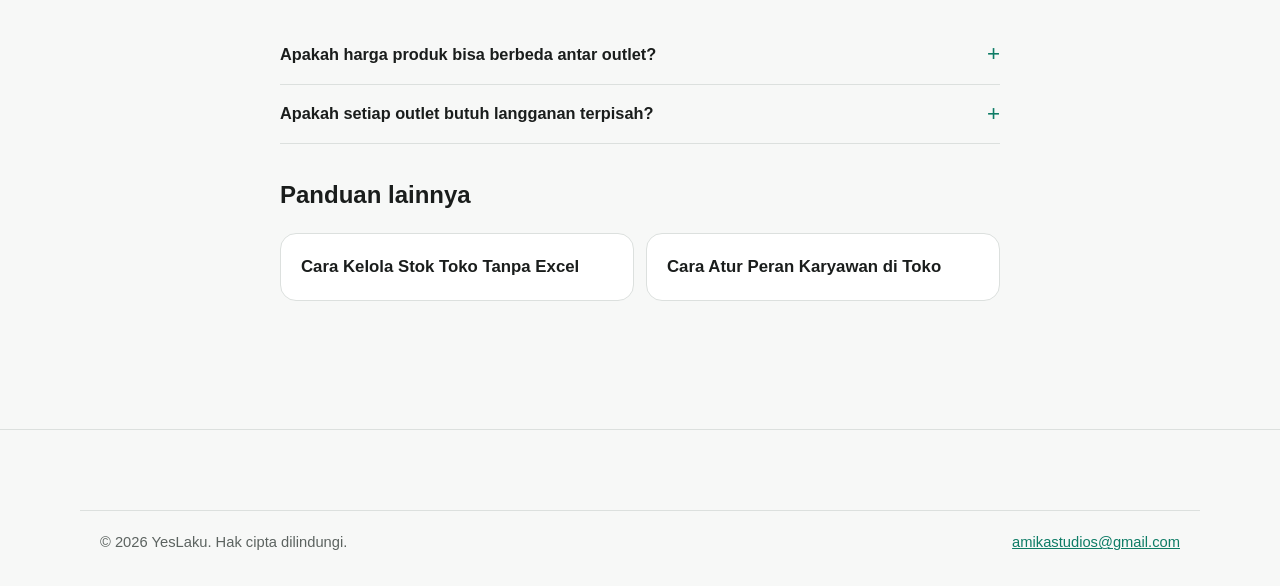
<file: guides/aplikasi-kasir-multi-outlet.html>
<!doctype html>
<html lang="id">
<head>
<meta charset="utf-8" />
<meta name="viewport" content="width=device-width, initial-scale=1" />
<title>Aplikasi Kasir untuk Bisnis 2 Cabang atau Lebih — YesLaku</title>
<meta name="description" content="Yang perlu dipikirkan sebelum membuka cabang kedua, dan cara mengelola stok serta penjualan beberapa outlet dari satu aplikasi kasir." />
<link rel="canonical" href="https://yeslaku.com/guides/aplikasi-kasir-multi-outlet.html" />
<link rel="icon" href="../assets/images/app-icon.png" type="image/png" />
<meta property="og:title" content="Aplikasi Kasir untuk Bisnis 2 Cabang atau Lebih" />
<meta property="og:description" content="Cara mengelola stok dan penjualan beberapa outlet dari satu aplikasi kasir." />
<meta property="og:type" content="article" />
<link rel="stylesheet" href="../styles.css" />
<script type="application/ld+json">
{
  "@context": "https://schema.org",
  "@type": "BreadcrumbList",
  "itemListElement": [
    { "@type": "ListItem", "position": 1, "name": "Beranda", "item": "https://yeslaku.com/" },
    { "@type": "ListItem", "position": 2, "name": "Panduan", "item": "https://yeslaku.com/#panduan" },
    { "@type": "ListItem", "position": 3, "name": "Aplikasi Kasir Multi Outlet" }
  ]
}
</script>
</head>
<body>
<a href="#main" class="skip-link">Langsung ke konten utama</a>
<header class="site-header">
  <nav class="nav-bar" aria-label="Navigasi utama">
    <a class="brand" href="../"><img src="../assets/images/app-icon.png" alt="" width="32" height="32" />YesLaku</a>
    <ul class="nav-links">
      <li><a href="../#fitur">Fitur</a></li>
      <li><a href="../#panduan">Panduan</a></li>
      <li><a class="nav-cta" href="https://play.google.com/store/apps/details?id=com.yeslaku.app">Download</a></li>
    </ul>
  </nav>
</header>
<main id="main" class="guide-page">
  <p class="breadcrumbs"><a href="../">Beranda</a> / <a href="../#panduan">Panduan</a> / Multi Outlet</p>
  <h1>Aplikasi Kasir untuk Bisnis 2 Cabang atau Lebih</h1>
  <p class="guide-meta">Panduan praktis — 4 menit baca</p>

  <p>
    Membuka cabang kedua terasa seperti pencapaian — sampai Anda sadar
    harus memantau dua tempat sekaligus: dua stok, dua kasir, dan dua
    laporan yang harus digabung manual setiap akhir bulan.
  </p>

  <h2>Masalah yang muncul begitu ada cabang kedua</h2>
  <ul class="mistake-list">
    <li>Stok tiap cabang dicatat terpisah, sulit dibandingkan.</li>
    <li>Tidak tahu cabang mana yang lebih laku tanpa menghitung manual.</li>
    <li>Harus login/keluar akun berbeda untuk cek tiap toko.</li>
  </ul>

  <h2>Cara mengelolanya dari satu aplikasi</h2>
  <ol>
    <li><strong>Satu akun bisnis, banyak outlet</strong> — daftarkan setiap lokasi sebagai outlet di bawah bisnis yang sama, bukan akun terpisah.</li>
    <li><strong>Stok per outlet</strong> — setiap outlet punya catatan stok sendiri, sehingga stok cabang A tidak tercampur dengan cabang B.</li>
    <li><strong>Pilih outlet aktif saat berjualan</strong> — kasir di tiap lokasi bekerja terhadap outlet tempatnya berada.</li>
    <li><strong>Bandingkan performa antar outlet</strong> lewat laporan yang sama, tanpa menggabungkan data manual.</li>
  </ol>

  <h2>Contoh praktis</h2>
  <p>
    Toko A menjual 40 Kopi Susu minggu ini, Toko B menjual 15. Karena
    stok dan penjualan tercatat per outlet, pemilik bisa langsung melihat
    Toko A butuh restock lebih cepat — tanpa menelepon kedua toko untuk
    bertanya.
  </p>

  <h2>Kesalahan umum</h2>
  <ul class="mistake-list">
    <li>Membuat akun bisnis terpisah untuk tiap cabang — laporan gabungan jadi mustahil.</li>
    <li>Lupa memindahkan produk baru ke semua outlet yang relevan.</li>
  </ul>

  <h2>Bagaimana YesLaku membantu</h2>
  <p>
    YesLaku punya konsep outlet di dalam satu akun bisnis: katalog produk
    tetap satu untuk seluruh bisnis, tapi stok dan penjualan dicatat per
    outlet. Anda bisa menambah outlet baru dan berpindah outlet aktif
    langsung dari profil bisnis.
  </p>

  <div class="guide-cta">
    <p><strong>Ingin coba langsung?</strong></p>
    <a class="btn btn-primary" href="https://play.google.com/store/apps/details?id=com.yeslaku.app" data-track="guide_download_click">Download di Play Store</a>
  </div>

  <h2>Pertanyaan terkait</h2>
  <details class="faq-item">
    <summary>Apakah harga produk bisa berbeda antar outlet?</summary>
    <p>Katalog produk (termasuk harga) berlaku untuk seluruh bisnis — yang berbeda per outlet adalah stok dan penjualannya.</p>
  </details>
  <details class="faq-item">
    <summary>Apakah setiap outlet butuh langganan terpisah?</summary>
    <p>Tidak, outlet dikelola dari satu akun bisnis yang sama. Jumlah outlet yang bisa dibuat mengikuti paket (gratis atau Pro) — lihat FAQ harga di beranda.</p>
  </details>

  <h2>Panduan lainnya</h2>
  <div class="related-guides">
    <a class="guide-card" href="kelola-stok-toko.html"><h3>Cara Kelola Stok Toko Tanpa Excel</h3></a>
    <a class="guide-card" href="atur-peran-karyawan-toko.html"><h3>Cara Atur Peran Karyawan di Toko</h3></a>
  </div>
</main>
<footer class="site-footer">
  <div class="container footer-bottom">
    <span>© 2026 YesLaku. Hak cipta dilindungi.</span>
    <span><a href="mailto:amikastudios@gmail.com">amikastudios@gmail.com</a></span>
  </div>
</footer>
<script src="../script.js"></script>
</body>
</html>
</file>
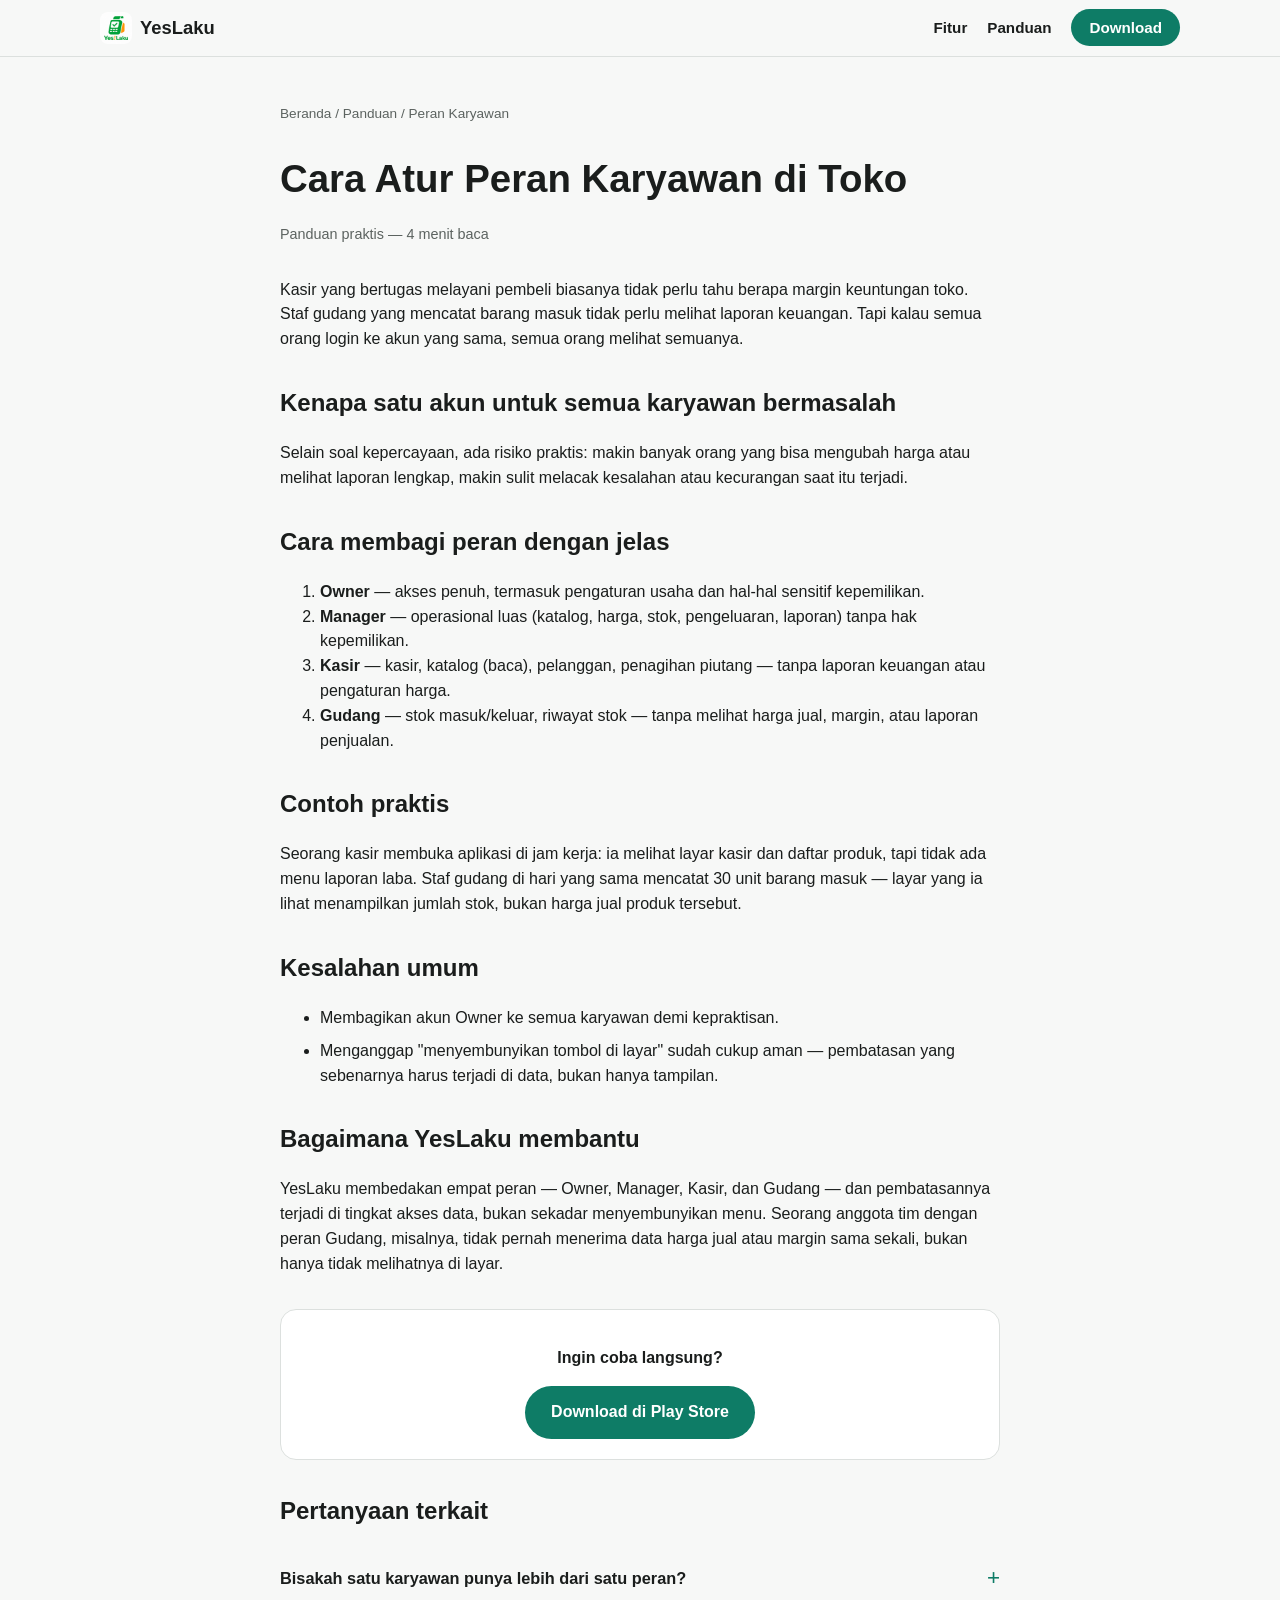
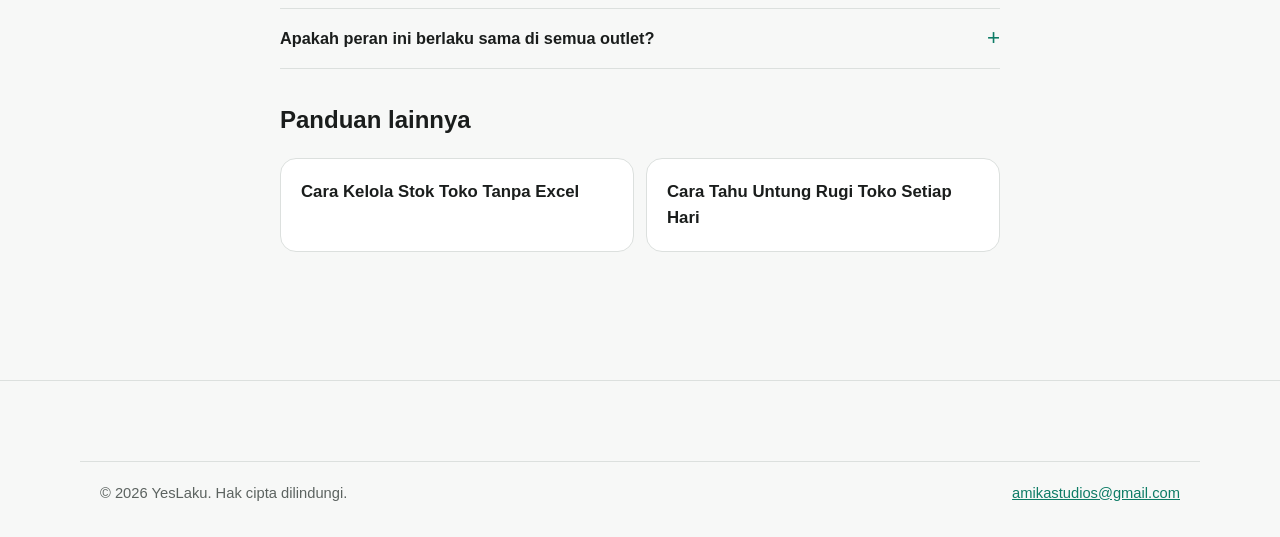
<file: guides/atur-peran-karyawan-toko.html>
<!doctype html>
<html lang="id">
<head>
<meta charset="utf-8" />
<meta name="viewport" content="width=device-width, initial-scale=1" />
<title>Cara Atur Peran Karyawan di Toko — YesLaku</title>
<meta name="description" content="Kenapa tidak semua karyawan perlu melihat data yang sama, dan cara membagi peran Owner, Manager, Kasir, dan Gudang di aplikasi kasir." />
<link rel="canonical" href="https://yeslaku.com/guides/atur-peran-karyawan-toko.html" />
<link rel="icon" href="../assets/images/app-icon.png" type="image/png" />
<meta property="og:title" content="Cara Atur Peran Karyawan di Toko" />
<meta property="og:description" content="Kenapa tidak semua karyawan perlu melihat data yang sama, dan cara membaginya." />
<meta property="og:type" content="article" />
<link rel="stylesheet" href="../styles.css" />
<script type="application/ld+json">
{
  "@context": "https://schema.org",
  "@type": "BreadcrumbList",
  "itemListElement": [
    { "@type": "ListItem", "position": 1, "name": "Beranda", "item": "https://yeslaku.com/" },
    { "@type": "ListItem", "position": 2, "name": "Panduan", "item": "https://yeslaku.com/#panduan" },
    { "@type": "ListItem", "position": 3, "name": "Peran Karyawan Toko" }
  ]
}
</script>
</head>
<body>
<a href="#main" class="skip-link">Langsung ke konten utama</a>
<header class="site-header">
  <nav class="nav-bar" aria-label="Navigasi utama">
    <a class="brand" href="../"><img src="../assets/images/app-icon.png" alt="" width="32" height="32" />YesLaku</a>
    <ul class="nav-links">
      <li><a href="../#fitur">Fitur</a></li>
      <li><a href="../#panduan">Panduan</a></li>
      <li><a class="nav-cta" href="https://play.google.com/store/apps/details?id=com.yeslaku.app">Download</a></li>
    </ul>
  </nav>
</header>
<main id="main" class="guide-page">
  <p class="breadcrumbs"><a href="../">Beranda</a> / <a href="../#panduan">Panduan</a> / Peran Karyawan</p>
  <h1>Cara Atur Peran Karyawan di Toko</h1>
  <p class="guide-meta">Panduan praktis — 4 menit baca</p>

  <p>
    Kasir yang bertugas melayani pembeli biasanya tidak perlu tahu berapa
    margin keuntungan toko. Staf gudang yang mencatat barang masuk tidak
    perlu melihat laporan keuangan. Tapi kalau semua orang login ke akun
    yang sama, semua orang melihat semuanya.
  </p>

  <h2>Kenapa satu akun untuk semua karyawan bermasalah</h2>
  <p>
    Selain soal kepercayaan, ada risiko praktis: makin banyak orang yang
    bisa mengubah harga atau melihat laporan lengkap, makin sulit
    melacak kesalahan atau kecurangan saat itu terjadi.
  </p>

  <h2>Cara membagi peran dengan jelas</h2>
  <ol>
    <li><strong>Owner</strong> — akses penuh, termasuk pengaturan usaha dan hal-hal sensitif kepemilikan.</li>
    <li><strong>Manager</strong> — operasional luas (katalog, harga, stok, pengeluaran, laporan) tanpa hak kepemilikan.</li>
    <li><strong>Kasir</strong> — kasir, katalog (baca), pelanggan, penagihan piutang — tanpa laporan keuangan atau pengaturan harga.</li>
    <li><strong>Gudang</strong> — stok masuk/keluar, riwayat stok — tanpa melihat harga jual, margin, atau laporan penjualan.</li>
  </ol>

  <h2>Contoh praktis</h2>
  <p>
    Seorang kasir membuka aplikasi di jam kerja: ia melihat layar kasir dan
    daftar produk, tapi tidak ada menu laporan laba. Staf gudang di hari
    yang sama mencatat 30 unit barang masuk — layar yang ia lihat menampilkan
    jumlah stok, bukan harga jual produk tersebut.
  </p>

  <h2>Kesalahan umum</h2>
  <ul class="mistake-list">
    <li>Membagikan akun Owner ke semua karyawan demi kepraktisan.</li>
    <li>Menganggap "menyembunyikan tombol di layar" sudah cukup aman — pembatasan yang sebenarnya harus terjadi di data, bukan hanya tampilan.</li>
  </ul>

  <h2>Bagaimana YesLaku membantu</h2>
  <p>
    YesLaku membedakan empat peran — Owner, Manager, Kasir, dan Gudang —
    dan pembatasannya terjadi di tingkat akses data, bukan sekadar
    menyembunyikan menu. Seorang anggota tim dengan peran Gudang, misalnya,
    tidak pernah menerima data harga jual atau margin sama sekali, bukan
    hanya tidak melihatnya di layar.
  </p>

  <div class="guide-cta">
    <p><strong>Ingin coba langsung?</strong></p>
    <a class="btn btn-primary" href="https://play.google.com/store/apps/details?id=com.yeslaku.app" data-track="guide_download_click">Download di Play Store</a>
  </div>

  <h2>Pertanyaan terkait</h2>
  <details class="faq-item">
    <summary>Bisakah satu karyawan punya lebih dari satu peran?</summary>
    <p>Satu keanggotaan tim punya satu peran pada satu waktu. Peran bisa diubah kapan saja oleh Owner/Manager.</p>
  </details>
  <details class="faq-item">
    <summary>Apakah peran ini berlaku sama di semua outlet?</summary>
    <p>Ya, hari ini setiap anggota tim bisa beroperasi di outlet mana pun dalam bisnis yang sama — pembatasan staf per outlet belum tersedia. Lihat <a href="aplikasi-kasir-multi-outlet.html">panduan multi outlet</a>.</p>
  </details>

  <h2>Panduan lainnya</h2>
  <div class="related-guides">
    <a class="guide-card" href="kelola-stok-toko.html"><h3>Cara Kelola Stok Toko Tanpa Excel</h3></a>
    <a class="guide-card" href="cara-tahu-untung-rugi-toko.html"><h3>Cara Tahu Untung Rugi Toko Setiap Hari</h3></a>
  </div>
</main>
<footer class="site-footer">
  <div class="container footer-bottom">
    <span>© 2026 YesLaku. Hak cipta dilindungi.</span>
    <span><a href="mailto:amikastudios@gmail.com">amikastudios@gmail.com</a></span>
  </div>
</footer>
<script src="../script.js"></script>
</body>
</html>
</file>
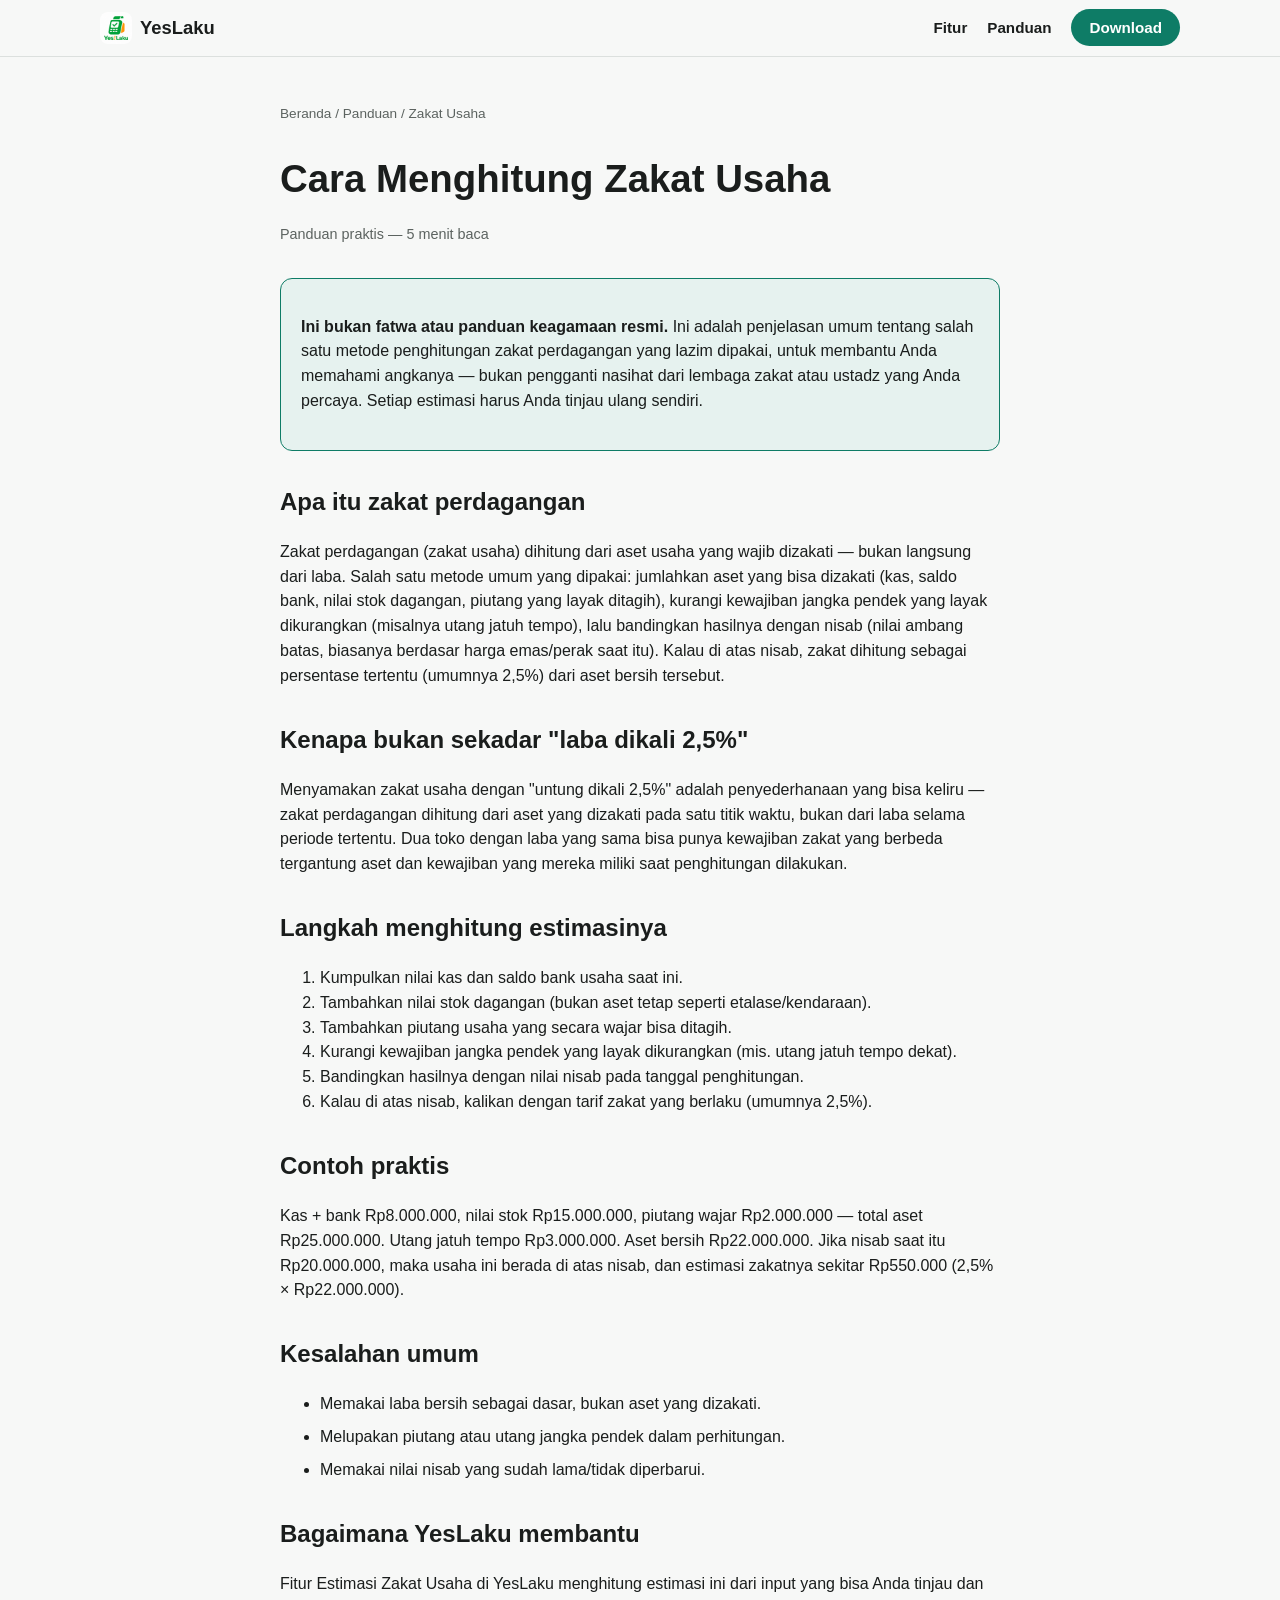
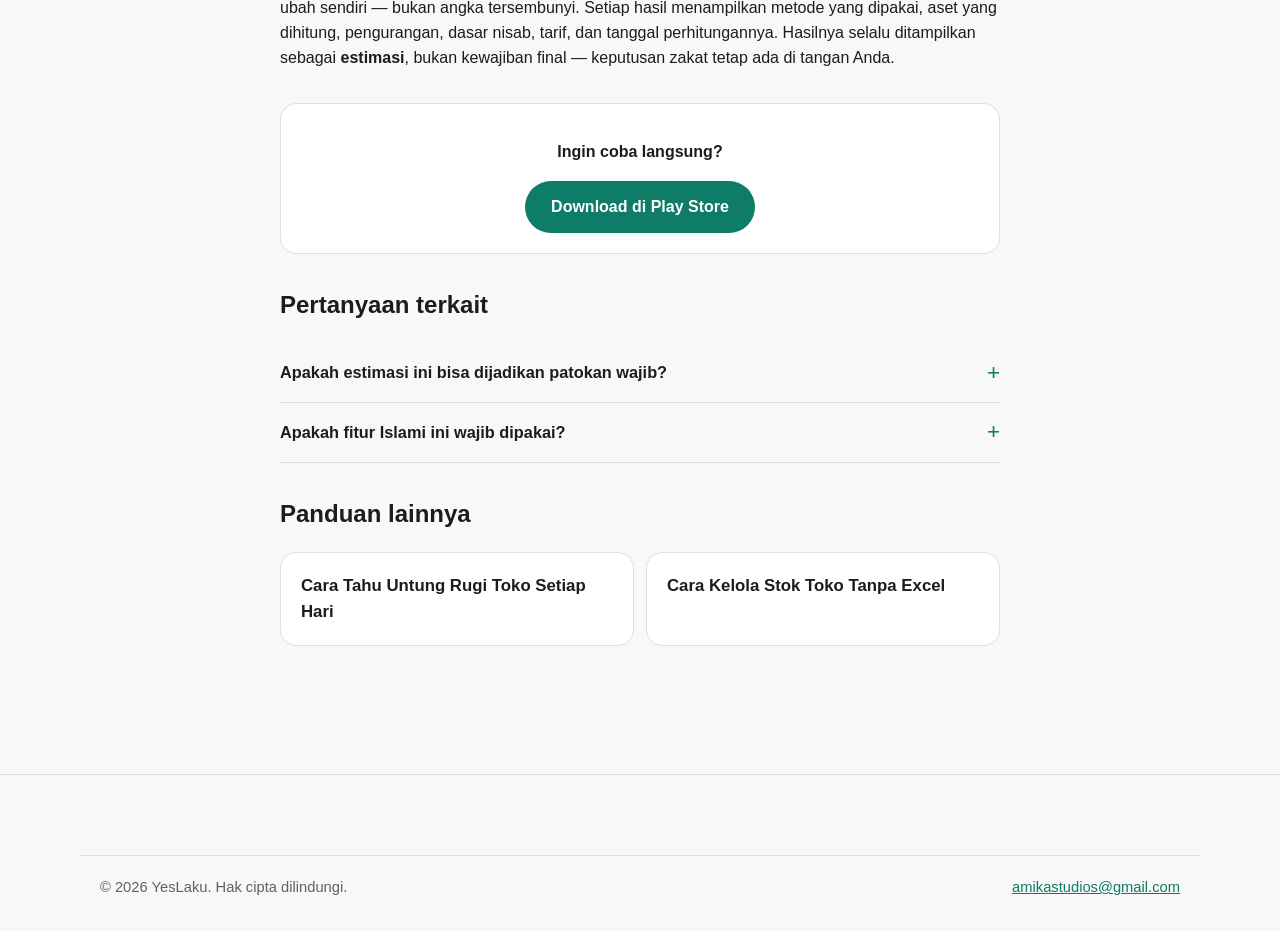
<file: guides/cara-menghitung-zakat-usaha.html>
<!doctype html>
<html lang="id">
<head>
<meta charset="utf-8" />
<meta name="viewport" content="width=device-width, initial-scale=1" />
<title>Cara Menghitung Zakat Usaha — Estimasi Otomatis di YesLaku</title>
<meta name="description" content="Dasar perhitungan zakat perdagangan (zakat usaha), dan cara mengestimasinya dari data aset dan kewajiban usaha Anda." />
<link rel="canonical" href="https://yeslaku.com/guides/cara-menghitung-zakat-usaha.html" />
<link rel="icon" href="../assets/images/app-icon.png" type="image/png" />
<meta property="og:title" content="Cara Menghitung Zakat Usaha" />
<meta property="og:description" content="Dasar perhitungan zakat perdagangan, dan cara mengestimasinya dari data usaha." />
<meta property="og:type" content="article" />
<link rel="stylesheet" href="../styles.css" />
<script type="application/ld+json">
{
  "@context": "https://schema.org",
  "@type": "BreadcrumbList",
  "itemListElement": [
    { "@type": "ListItem", "position": 1, "name": "Beranda", "item": "https://yeslaku.com/" },
    { "@type": "ListItem", "position": 2, "name": "Panduan", "item": "https://yeslaku.com/#panduan" },
    { "@type": "ListItem", "position": 3, "name": "Zakat Usaha" }
  ]
}
</script>
</head>
<body>
<a href="#main" class="skip-link">Langsung ke konten utama</a>
<header class="site-header">
  <nav class="nav-bar" aria-label="Navigasi utama">
    <a class="brand" href="../"><img src="../assets/images/app-icon.png" alt="" width="32" height="32" />YesLaku</a>
    <ul class="nav-links">
      <li><a href="../#fitur">Fitur</a></li>
      <li><a href="../#panduan">Panduan</a></li>
      <li><a class="nav-cta" href="https://play.google.com/store/apps/details?id=com.yeslaku.app">Download</a></li>
    </ul>
  </nav>
</header>
<main id="main" class="guide-page">
  <p class="breadcrumbs"><a href="../">Beranda</a> / <a href="../#panduan">Panduan</a> / Zakat Usaha</p>
  <h1>Cara Menghitung Zakat Usaha</h1>
  <p class="guide-meta">Panduan praktis — 5 menit baca</p>

  <div class="callout">
    <p>
      <strong>Ini bukan fatwa atau panduan keagamaan resmi.</strong> Ini
      adalah penjelasan umum tentang salah satu metode penghitungan zakat
      perdagangan yang lazim dipakai, untuk membantu Anda memahami
      angkanya — bukan pengganti nasihat dari lembaga zakat atau ustadz
      yang Anda percaya. Setiap estimasi harus Anda tinjau ulang sendiri.
    </p>
  </div>

  <h2>Apa itu zakat perdagangan</h2>
  <p>
    Zakat perdagangan (zakat usaha) dihitung dari aset usaha yang wajib
    dizakati — bukan langsung dari laba. Salah satu metode umum yang
    dipakai: jumlahkan aset yang bisa dizakati (kas, saldo bank, nilai
    stok dagangan, piutang yang layak ditagih), kurangi kewajiban jangka
    pendek yang layak dikurangkan (misalnya utang jatuh tempo), lalu
    bandingkan hasilnya dengan nisab (nilai ambang batas, biasanya
    berdasar harga emas/perak saat itu). Kalau di atas nisab, zakat
    dihitung sebagai persentase tertentu (umumnya 2,5%) dari aset bersih
    tersebut.
  </p>

  <h2>Kenapa bukan sekadar "laba dikali 2,5%"</h2>
  <p>
    Menyamakan zakat usaha dengan "untung dikali 2,5%" adalah
    penyederhanaan yang bisa keliru — zakat perdagangan dihitung dari
    aset yang dizakati pada satu titik waktu, bukan dari laba selama
    periode tertentu. Dua toko dengan laba yang sama bisa punya kewajiban
    zakat yang berbeda tergantung aset dan kewajiban yang mereka miliki
    saat penghitungan dilakukan.
  </p>

  <h2>Langkah menghitung estimasinya</h2>
  <ol>
    <li>Kumpulkan nilai kas dan saldo bank usaha saat ini.</li>
    <li>Tambahkan nilai stok dagangan (bukan aset tetap seperti etalase/kendaraan).</li>
    <li>Tambahkan piutang usaha yang secara wajar bisa ditagih.</li>
    <li>Kurangi kewajiban jangka pendek yang layak dikurangkan (mis. utang jatuh tempo dekat).</li>
    <li>Bandingkan hasilnya dengan nilai nisab pada tanggal penghitungan.</li>
    <li>Kalau di atas nisab, kalikan dengan tarif zakat yang berlaku (umumnya 2,5%).</li>
  </ol>

  <h2>Contoh praktis</h2>
  <p>
    Kas + bank Rp8.000.000, nilai stok Rp15.000.000, piutang wajar
    Rp2.000.000 — total aset Rp25.000.000. Utang jatuh tempo
    Rp3.000.000. Aset bersih Rp22.000.000. Jika nisab saat itu
    Rp20.000.000, maka usaha ini berada di atas nisab, dan estimasi
    zakatnya sekitar Rp550.000 (2,5% × Rp22.000.000).
  </p>

  <h2>Kesalahan umum</h2>
  <ul class="mistake-list">
    <li>Memakai laba bersih sebagai dasar, bukan aset yang dizakati.</li>
    <li>Melupakan piutang atau utang jangka pendek dalam perhitungan.</li>
    <li>Memakai nilai nisab yang sudah lama/tidak diperbarui.</li>
  </ul>

  <h2>Bagaimana YesLaku membantu</h2>
  <p>
    Fitur Estimasi Zakat Usaha di YesLaku menghitung estimasi ini dari
    input yang bisa Anda tinjau dan ubah sendiri — bukan angka tersembunyi.
    Setiap hasil menampilkan metode yang dipakai, aset yang dihitung,
    pengurangan, dasar nisab, tarif, dan tanggal perhitungannya. Hasilnya
    selalu ditampilkan sebagai <strong>estimasi</strong>, bukan kewajiban
    final — keputusan zakat tetap ada di tangan Anda.
  </p>

  <div class="guide-cta">
    <p><strong>Ingin coba langsung?</strong></p>
    <a class="btn btn-primary" href="https://play.google.com/store/apps/details?id=com.yeslaku.app" data-track="guide_download_click">Download di Play Store</a>
  </div>

  <h2>Pertanyaan terkait</h2>
  <details class="faq-item">
    <summary>Apakah estimasi ini bisa dijadikan patokan wajib?</summary>
    <p>Tidak. Ini adalah estimasi berbasis satu metode penghitungan umum, bukan fatwa. Konsultasikan dengan lembaga zakat atau ustadz terpercaya untuk keputusan final.</p>
  </details>
  <details class="faq-item">
    <summary>Apakah fitur Islami ini wajib dipakai?</summary>
    <p>Tidak. Fitur Islami di YesLaku sepenuhnya opsional dan tidak menghalangi fungsi kasir/POS.</p>
  </details>

  <h2>Panduan lainnya</h2>
  <div class="related-guides">
    <a class="guide-card" href="cara-tahu-untung-rugi-toko.html"><h3>Cara Tahu Untung Rugi Toko Setiap Hari</h3></a>
    <a class="guide-card" href="kelola-stok-toko.html"><h3>Cara Kelola Stok Toko Tanpa Excel</h3></a>
  </div>
</main>
<footer class="site-footer">
  <div class="container footer-bottom">
    <span>© 2026 YesLaku. Hak cipta dilindungi.</span>
    <span><a href="mailto:amikastudios@gmail.com">amikastudios@gmail.com</a></span>
  </div>
</footer>
<script src="../script.js"></script>
</body>
</html>
</file>
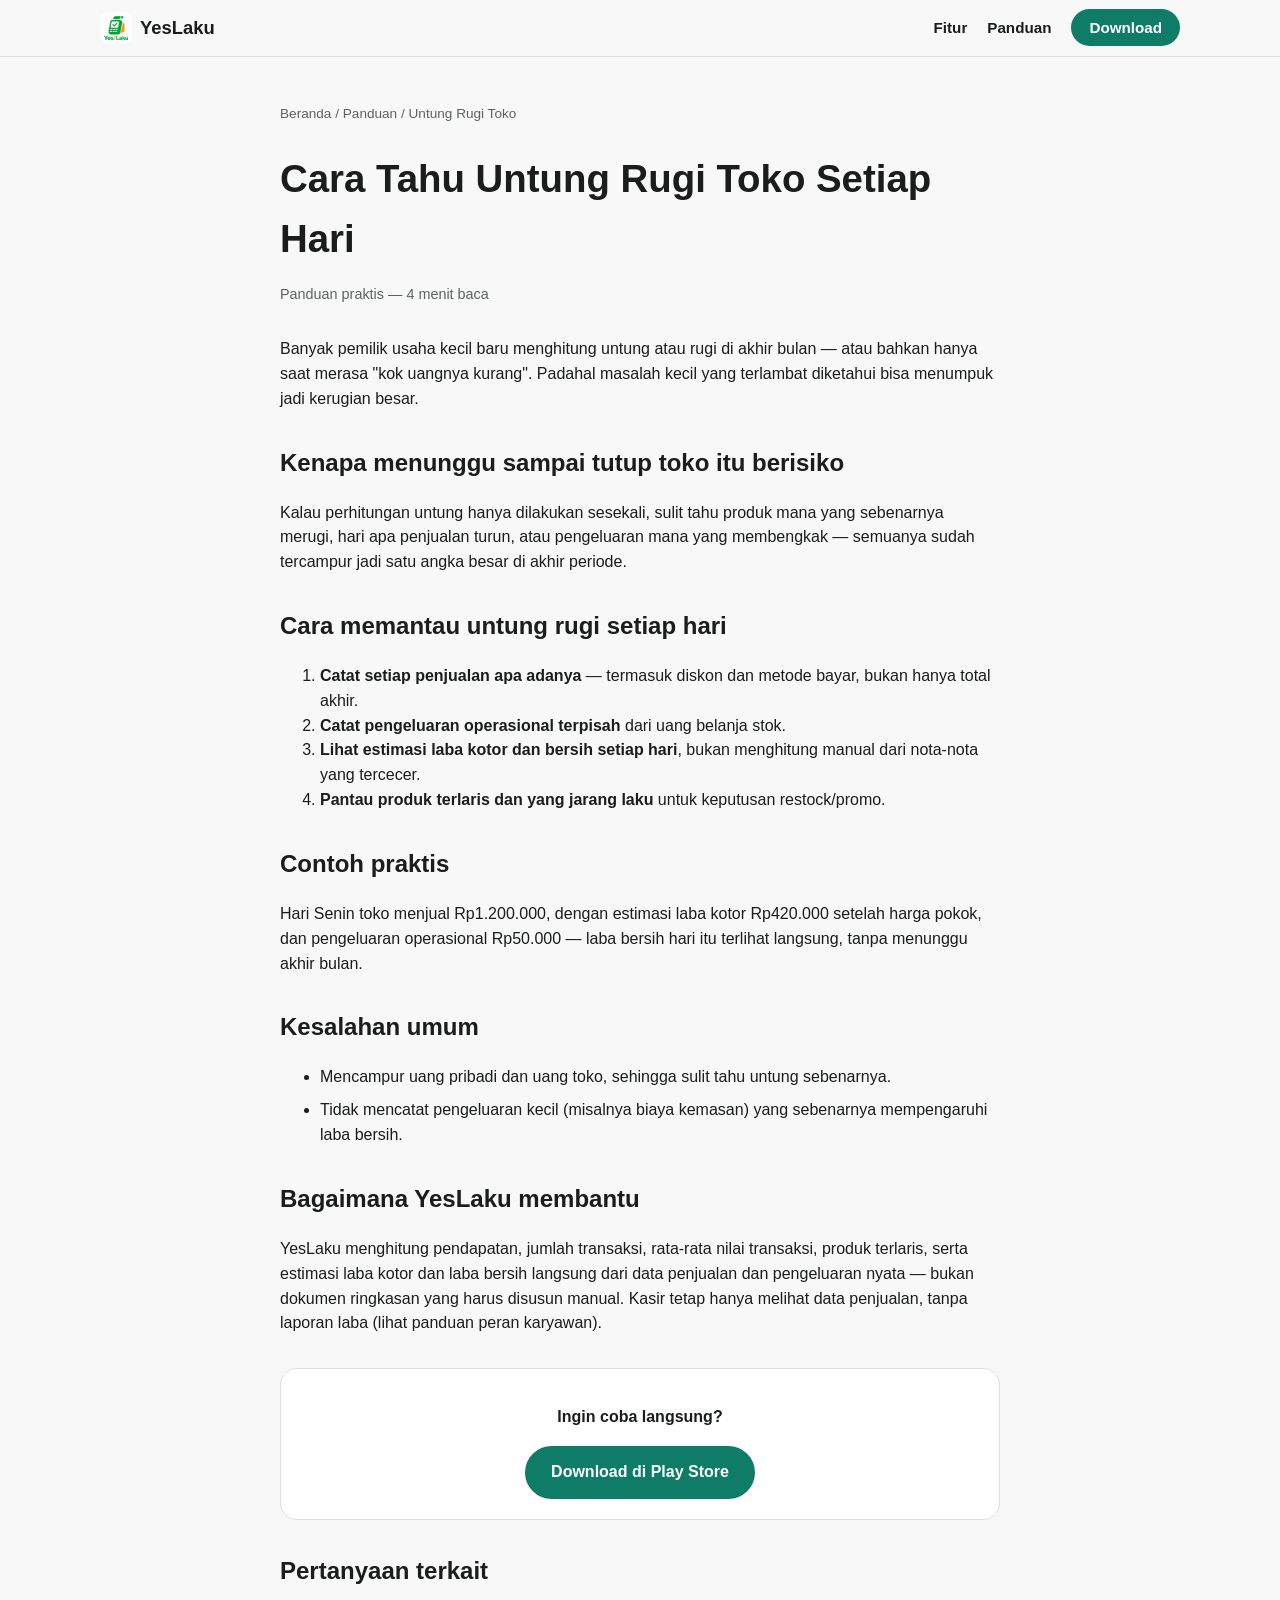
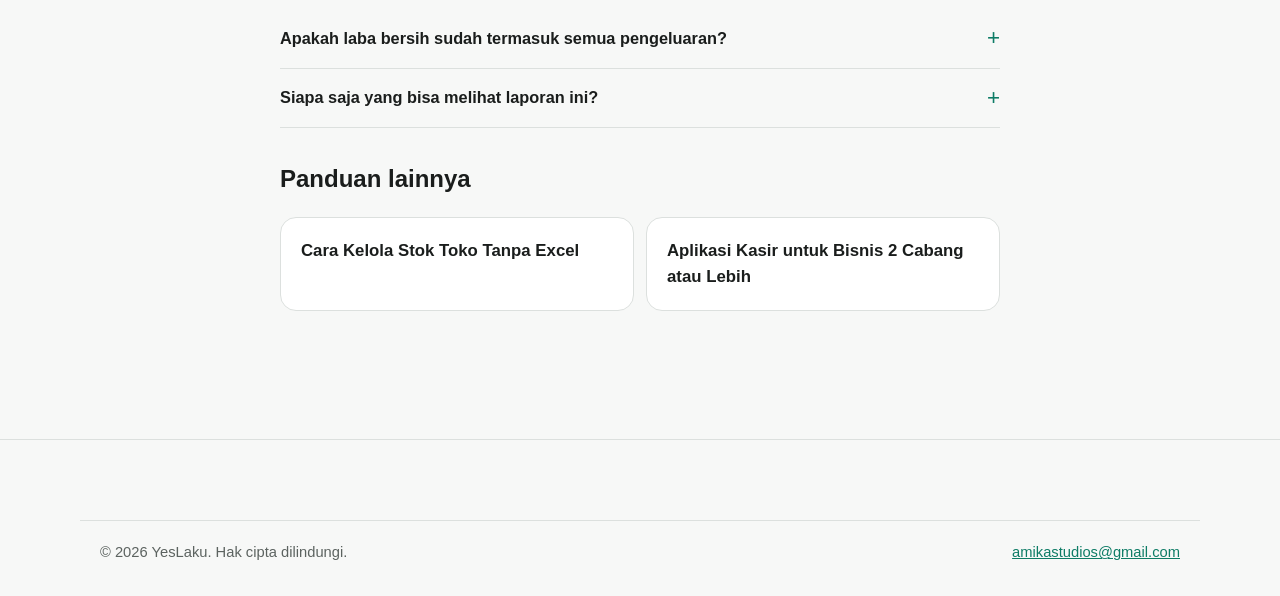
<file: guides/cara-tahu-untung-rugi-toko.html>
<!doctype html>
<html lang="id">
<head>
<meta charset="utf-8" />
<meta name="viewport" content="width=device-width, initial-scale=1" />
<title>Cara Tahu Untung Rugi Toko Setiap Hari — YesLaku</title>
<meta name="description" content="Kenapa menunggu tutup toko untuk menghitung untung itu berisiko, dan cara memantau estimasi laba kotor dan bersih setiap hari." />
<link rel="canonical" href="https://yeslaku.com/guides/cara-tahu-untung-rugi-toko.html" />
<link rel="icon" href="../assets/images/app-icon.png" type="image/png" />
<meta property="og:title" content="Cara Tahu Untung Rugi Toko Setiap Hari" />
<meta property="og:description" content="Cara memantau estimasi laba kotor dan bersih setiap hari, bukan hanya saat tutup toko." />
<meta property="og:type" content="article" />
<link rel="stylesheet" href="../styles.css" />
<script type="application/ld+json">
{
  "@context": "https://schema.org",
  "@type": "BreadcrumbList",
  "itemListElement": [
    { "@type": "ListItem", "position": 1, "name": "Beranda", "item": "https://yeslaku.com/" },
    { "@type": "ListItem", "position": 2, "name": "Panduan", "item": "https://yeslaku.com/#panduan" },
    { "@type": "ListItem", "position": 3, "name": "Untung Rugi Toko" }
  ]
}
</script>
</head>
<body>
<a href="#main" class="skip-link">Langsung ke konten utama</a>
<header class="site-header">
  <nav class="nav-bar" aria-label="Navigasi utama">
    <a class="brand" href="../"><img src="../assets/images/app-icon.png" alt="" width="32" height="32" />YesLaku</a>
    <ul class="nav-links">
      <li><a href="../#fitur">Fitur</a></li>
      <li><a href="../#panduan">Panduan</a></li>
      <li><a class="nav-cta" href="https://play.google.com/store/apps/details?id=com.yeslaku.app">Download</a></li>
    </ul>
  </nav>
</header>
<main id="main" class="guide-page">
  <p class="breadcrumbs"><a href="../">Beranda</a> / <a href="../#panduan">Panduan</a> / Untung Rugi Toko</p>
  <h1>Cara Tahu Untung Rugi Toko Setiap Hari</h1>
  <p class="guide-meta">Panduan praktis — 4 menit baca</p>

  <p>
    Banyak pemilik usaha kecil baru menghitung untung atau rugi di akhir
    bulan — atau bahkan hanya saat merasa "kok uangnya kurang". Padahal
    masalah kecil yang terlambat diketahui bisa menumpuk jadi kerugian
    besar.
  </p>

  <h2>Kenapa menunggu sampai tutup toko itu berisiko</h2>
  <p>
    Kalau perhitungan untung hanya dilakukan sesekali, sulit tahu produk
    mana yang sebenarnya merugi, hari apa penjualan turun, atau
    pengeluaran mana yang membengkak — semuanya sudah tercampur jadi satu
    angka besar di akhir periode.
  </p>

  <h2>Cara memantau untung rugi setiap hari</h2>
  <ol>
    <li><strong>Catat setiap penjualan apa adanya</strong> — termasuk diskon dan metode bayar, bukan hanya total akhir.</li>
    <li><strong>Catat pengeluaran operasional terpisah</strong> dari uang belanja stok.</li>
    <li><strong>Lihat estimasi laba kotor dan bersih setiap hari</strong>, bukan menghitung manual dari nota-nota yang tercecer.</li>
    <li><strong>Pantau produk terlaris dan yang jarang laku</strong> untuk keputusan restock/promo.</li>
  </ol>

  <h2>Contoh praktis</h2>
  <p>
    Hari Senin toko menjual Rp1.200.000, dengan estimasi laba kotor
    Rp420.000 setelah harga pokok, dan pengeluaran operasional Rp50.000 —
    laba bersih hari itu terlihat langsung, tanpa menunggu akhir bulan.
  </p>

  <h2>Kesalahan umum</h2>
  <ul class="mistake-list">
    <li>Mencampur uang pribadi dan uang toko, sehingga sulit tahu untung sebenarnya.</li>
    <li>Tidak mencatat pengeluaran kecil (misalnya biaya kemasan) yang sebenarnya mempengaruhi laba bersih.</li>
  </ul>

  <h2>Bagaimana YesLaku membantu</h2>
  <p>
    YesLaku menghitung pendapatan, jumlah transaksi, rata-rata nilai
    transaksi, produk terlaris, serta estimasi laba kotor dan laba bersih
    langsung dari data penjualan dan pengeluaran nyata — bukan dokumen
    ringkasan yang harus disusun manual. Kasir tetap hanya melihat data
    penjualan, tanpa laporan laba (lihat panduan peran karyawan).
  </p>

  <div class="guide-cta">
    <p><strong>Ingin coba langsung?</strong></p>
    <a class="btn btn-primary" href="https://play.google.com/store/apps/details?id=com.yeslaku.app" data-track="guide_download_click">Download di Play Store</a>
  </div>

  <h2>Pertanyaan terkait</h2>
  <details class="faq-item">
    <summary>Apakah laba bersih sudah termasuk semua pengeluaran?</summary>
    <p>Laba bersih dihitung dari pendapatan dikurangi estimasi harga pokok penjualan dan pengeluaran operasional yang dicatat di aplikasi.</p>
  </details>
  <details class="faq-item">
    <summary>Siapa saja yang bisa melihat laporan ini?</summary>
    <p>Owner dan Manager. Kasir dan Gudang tidak menerima data laporan keuangan — lihat <a href="atur-peran-karyawan-toko.html">Cara Atur Peran Karyawan di Toko</a>.</p>
  </details>

  <h2>Panduan lainnya</h2>
  <div class="related-guides">
    <a class="guide-card" href="kelola-stok-toko.html"><h3>Cara Kelola Stok Toko Tanpa Excel</h3></a>
    <a class="guide-card" href="aplikasi-kasir-multi-outlet.html"><h3>Aplikasi Kasir untuk Bisnis 2 Cabang atau Lebih</h3></a>
  </div>
</main>
<footer class="site-footer">
  <div class="container footer-bottom">
    <span>© 2026 YesLaku. Hak cipta dilindungi.</span>
    <span><a href="mailto:amikastudios@gmail.com">amikastudios@gmail.com</a></span>
  </div>
</footer>
<script src="../script.js"></script>
</body>
</html>
</file>
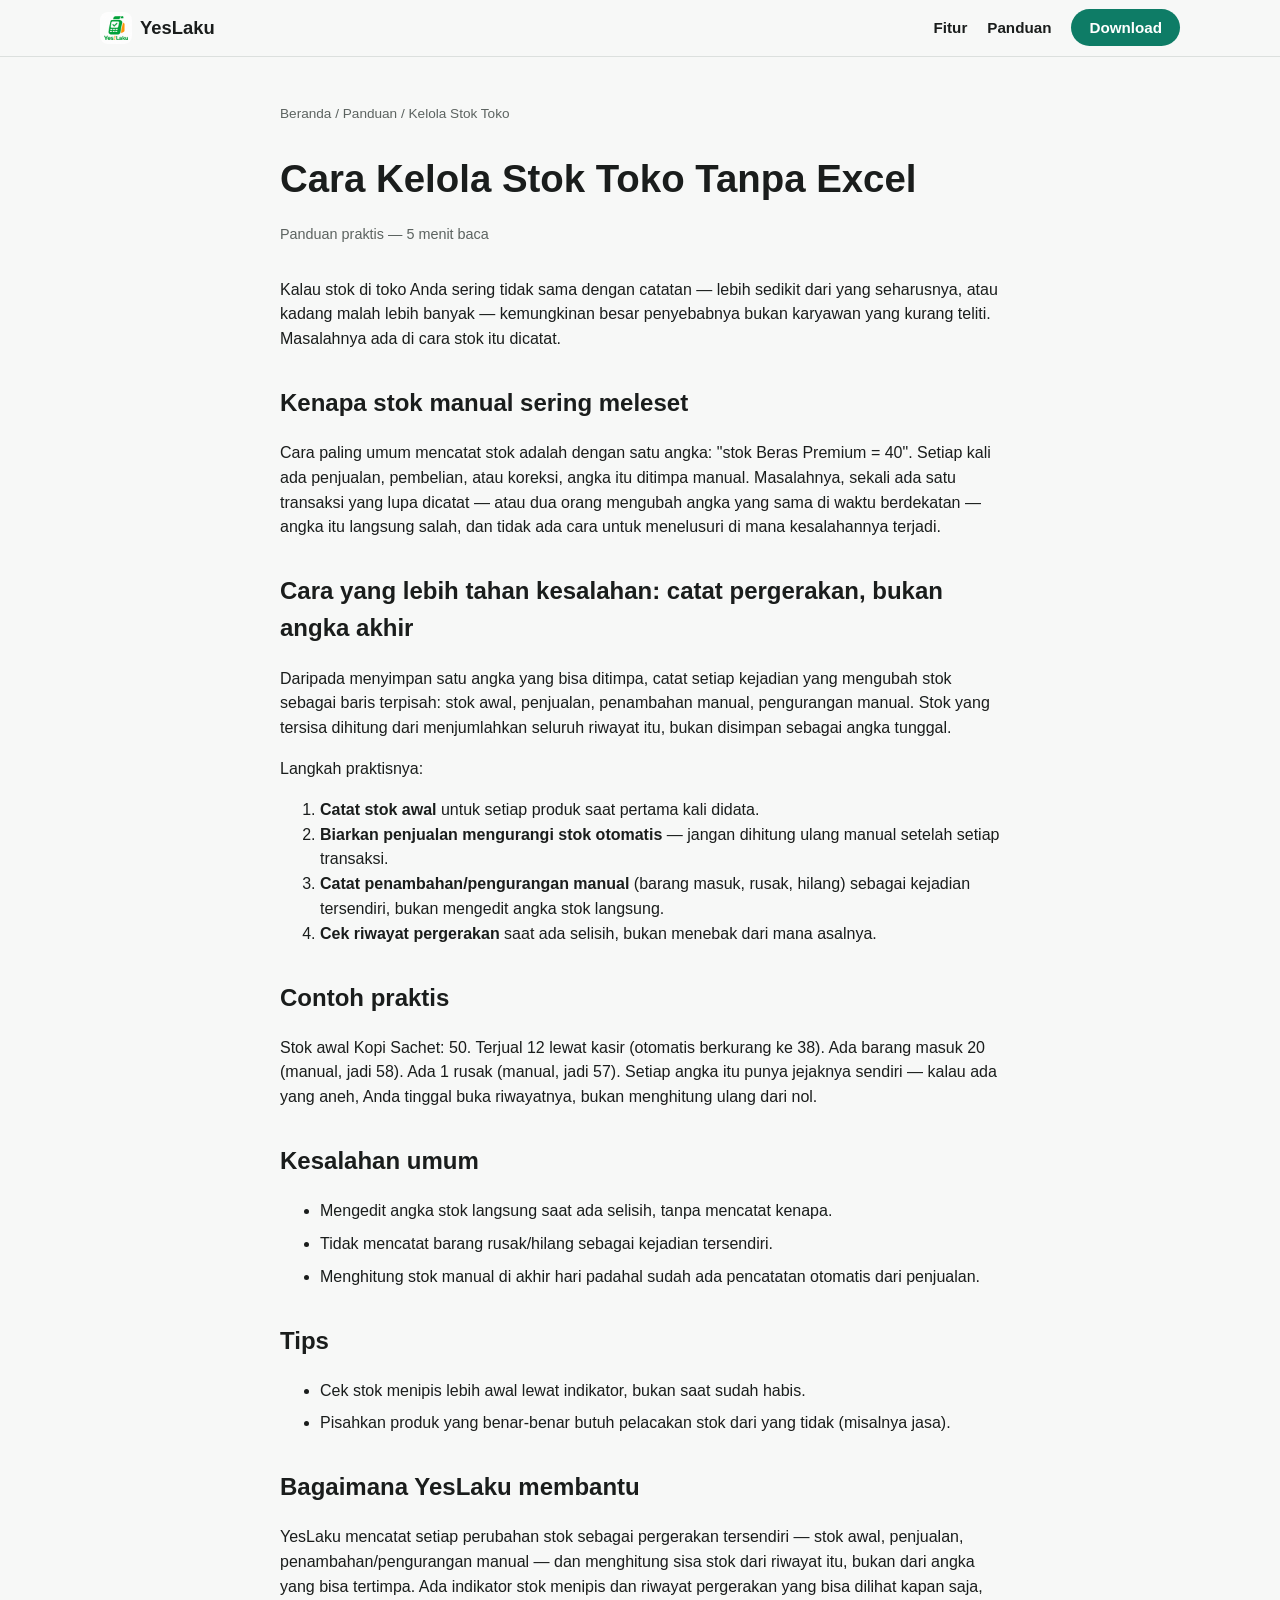
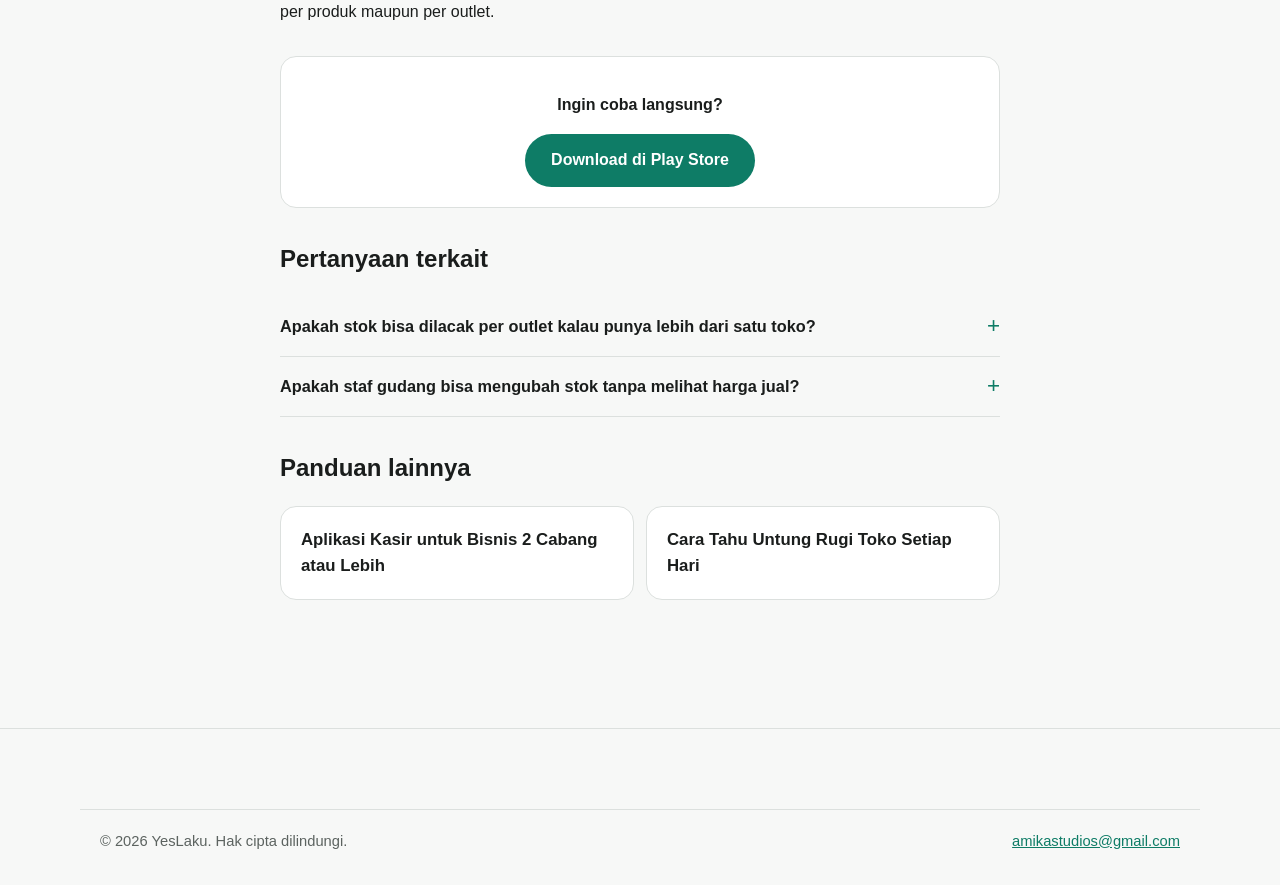
<file: guides/kelola-stok-toko.html>
<!doctype html>
<html lang="id">
<head>
<meta charset="utf-8" />
<meta name="viewport" content="width=device-width, initial-scale=1" />
<title>Cara Kelola Stok Toko Tanpa Excel — Panduan Stok YesLaku</title>
<meta name="description" content="Kenapa stok toko sering meleset dari catatan, dan cara mencatat setiap perubahan stok sebagai riwayat pergerakan agar selalu sesuai kenyataan." />
<link rel="canonical" href="https://yeslaku.com/guides/kelola-stok-toko.html" />
<link rel="icon" href="../assets/images/app-icon.png" type="image/png" />
<meta property="og:title" content="Cara Kelola Stok Toko Tanpa Excel" />
<meta property="og:description" content="Kenapa stok toko sering meleset, dan cara mencatatnya agar selalu sesuai kenyataan." />
<meta property="og:type" content="article" />
<link rel="stylesheet" href="../styles.css" />
<script type="application/ld+json">
{
  "@context": "https://schema.org",
  "@type": "BreadcrumbList",
  "itemListElement": [
    { "@type": "ListItem", "position": 1, "name": "Beranda", "item": "https://yeslaku.com/" },
    { "@type": "ListItem", "position": 2, "name": "Panduan", "item": "https://yeslaku.com/#panduan" },
    { "@type": "ListItem", "position": 3, "name": "Cara Kelola Stok Toko" }
  ]
}
</script>
</head>
<body>
<a href="#main" class="skip-link">Langsung ke konten utama</a>
<header class="site-header">
  <nav class="nav-bar" aria-label="Navigasi utama">
    <a class="brand" href="../"><img src="../assets/images/app-icon.png" alt="" width="32" height="32" />YesLaku</a>
    <ul class="nav-links">
      <li><a href="../#fitur">Fitur</a></li>
      <li><a href="../#panduan">Panduan</a></li>
      <li><a class="nav-cta" href="https://play.google.com/store/apps/details?id=com.yeslaku.app">Download</a></li>
    </ul>
  </nav>
</header>
<main id="main" class="guide-page">
  <p class="breadcrumbs"><a href="../">Beranda</a> / <a href="../#panduan">Panduan</a> / Kelola Stok Toko</p>
  <h1>Cara Kelola Stok Toko Tanpa Excel</h1>
  <p class="guide-meta">Panduan praktis — 5 menit baca</p>

  <p>
    Kalau stok di toko Anda sering tidak sama dengan catatan — lebih sedikit
    dari yang seharusnya, atau kadang malah lebih banyak — kemungkinan besar
    penyebabnya bukan karyawan yang kurang teliti. Masalahnya ada di cara
    stok itu dicatat.
  </p>

  <h2>Kenapa stok manual sering meleset</h2>
  <p>
    Cara paling umum mencatat stok adalah dengan satu angka: "stok Beras
    Premium = 40". Setiap kali ada penjualan, pembelian, atau koreksi,
    angka itu ditimpa manual. Masalahnya, sekali ada satu transaksi yang
    lupa dicatat — atau dua orang mengubah angka yang sama di waktu
    berdekatan — angka itu langsung salah, dan tidak ada cara untuk
    menelusuri di mana kesalahannya terjadi.
  </p>

  <h2>Cara yang lebih tahan kesalahan: catat pergerakan, bukan angka akhir</h2>
  <p>
    Daripada menyimpan satu angka yang bisa ditimpa, catat setiap kejadian
    yang mengubah stok sebagai baris terpisah: stok awal, penjualan,
    penambahan manual, pengurangan manual. Stok yang tersisa dihitung dari
    menjumlahkan seluruh riwayat itu, bukan disimpan sebagai angka tunggal.
  </p>
  <p>Langkah praktisnya:</p>
  <ol>
    <li><strong>Catat stok awal</strong> untuk setiap produk saat pertama kali didata.</li>
    <li><strong>Biarkan penjualan mengurangi stok otomatis</strong> — jangan dihitung ulang manual setelah setiap transaksi.</li>
    <li><strong>Catat penambahan/pengurangan manual</strong> (barang masuk, rusak, hilang) sebagai kejadian tersendiri, bukan mengedit angka stok langsung.</li>
    <li><strong>Cek riwayat pergerakan</strong> saat ada selisih, bukan menebak dari mana asalnya.</li>
  </ol>

  <h2>Contoh praktis</h2>
  <p>
    Stok awal Kopi Sachet: 50. Terjual 12 lewat kasir (otomatis berkurang
    ke 38). Ada barang masuk 20 (manual, jadi 58). Ada 1 rusak (manual,
    jadi 57). Setiap angka itu punya jejaknya sendiri — kalau ada yang
    aneh, Anda tinggal buka riwayatnya, bukan menghitung ulang dari nol.
  </p>

  <h2>Kesalahan umum</h2>
  <ul class="mistake-list">
    <li>Mengedit angka stok langsung saat ada selisih, tanpa mencatat kenapa.</li>
    <li>Tidak mencatat barang rusak/hilang sebagai kejadian tersendiri.</li>
    <li>Menghitung stok manual di akhir hari padahal sudah ada pencatatan otomatis dari penjualan.</li>
  </ul>

  <h2>Tips</h2>
  <ul class="tip-list">
    <li>Cek stok menipis lebih awal lewat indikator, bukan saat sudah habis.</li>
    <li>Pisahkan produk yang benar-benar butuh pelacakan stok dari yang tidak (misalnya jasa).</li>
  </ul>

  <h2>Bagaimana YesLaku membantu</h2>
  <p>
    YesLaku mencatat setiap perubahan stok sebagai pergerakan tersendiri —
    stok awal, penjualan, penambahan/pengurangan manual — dan menghitung
    sisa stok dari riwayat itu, bukan dari angka yang bisa tertimpa. Ada
    indikator stok menipis dan riwayat pergerakan yang bisa dilihat kapan
    saja, per produk maupun per outlet.
  </p>

  <div class="guide-cta">
    <p><strong>Ingin coba langsung?</strong></p>
    <a class="btn btn-primary" href="https://play.google.com/store/apps/details?id=com.yeslaku.app" data-track="guide_download_click">Download di Play Store</a>
  </div>

  <h2>Pertanyaan terkait</h2>
  <details class="faq-item">
    <summary>Apakah stok bisa dilacak per outlet kalau punya lebih dari satu toko?</summary>
    <p>Bisa. Lihat <a href="aplikasi-kasir-multi-outlet.html">Aplikasi Kasir untuk Bisnis 2 Cabang atau Lebih</a>.</p>
  </details>
  <details class="faq-item">
    <summary>Apakah staf gudang bisa mengubah stok tanpa melihat harga jual?</summary>
    <p>Bisa. Lihat <a href="atur-peran-karyawan-toko.html">Cara Atur Peran Karyawan di Toko</a>.</p>
  </details>

  <h2>Panduan lainnya</h2>
  <div class="related-guides">
    <a class="guide-card" href="aplikasi-kasir-multi-outlet.html"><h3>Aplikasi Kasir untuk Bisnis 2 Cabang atau Lebih</h3></a>
    <a class="guide-card" href="cara-tahu-untung-rugi-toko.html"><h3>Cara Tahu Untung Rugi Toko Setiap Hari</h3></a>
  </div>
</main>
<footer class="site-footer">
  <div class="container footer-bottom">
    <span>© 2026 YesLaku. Hak cipta dilindungi.</span>
    <span><a href="mailto:amikastudios@gmail.com">amikastudios@gmail.com</a></span>
  </div>
</footer>
<script src="../script.js"></script>
</body>
</html>
</file>
<file: styles.css>
/* YesLaku marketing site — design tokens copied verbatim from the app's own
   theme (lib/core/theme/app_theme.dart / app_colors.dart), not a separate
   "marketing" palette. */
:root {
  --color-primary: #0e7c66;
  --color-primary-dark: #0a5c4c;
  --color-primary-light: #e6f2ef;
  --color-bg: #f7f8f7;
  --color-surface: #ffffff;
  --color-text: #1a1d1c;
  --color-text-secondary: #5c6360;
  --color-border: #dce0de;
  --color-success: #1b873f;
  --color-warning: #b88217;
  --color-danger: #c02b2b;
  --color-info: #1d6fb8;
  --radius-sm: 8px;
  --radius-md: 12px;
  --radius-lg: 16px;
  --radius-xl: 24px;
  --space-xs: 8px;
  --space-sm: 12px;
  --space-md: 20px;
  --space-lg: 32px;
  --space-xl: 48px;
  --space-xxl: 80px;
  --max-width: 1120px;
  --font-sans:
    -apple-system, BlinkMacSystemFont, 'Segoe UI', Roboto, Inter, Arial,
    sans-serif;
}

* {
  box-sizing: border-box;
}

html {
  scroll-behavior: smooth;
}

@media (prefers-reduced-motion: reduce) {
  html {
    scroll-behavior: auto;
  }
  * {
    animation-duration: 0.01ms !important;
    animation-iteration-count: 1 !important;
    transition-duration: 0.01ms !important;
  }
}

body {
  margin: 0;
  font-family: var(--font-sans);
  color: var(--color-text);
  background: var(--color-bg);
  line-height: 1.55;
  -webkit-font-smoothing: antialiased;
}

img {
  max-width: 100%;
  display: block;
}

a {
  color: var(--color-primary);
}

.container {
  max-width: var(--max-width);
  margin: 0 auto;
  padding: 0 var(--space-md);
}

/* Skip link — accessibility */
.skip-link {
  position: absolute;
  left: -9999px;
  top: 0;
  background: var(--color-primary);
  color: #fff;
  padding: var(--space-xs) var(--space-sm);
  z-index: 100;
  border-radius: 0 0 var(--radius-sm) 0;
}
.skip-link:focus {
  left: 0;
}

/* Focus visibility */
a:focus-visible,
button:focus-visible,
summary:focus-visible {
  outline: 3px solid var(--color-info);
  outline-offset: 2px;
}

/* ---------------- Header / nav ---------------- */
.site-header {
  position: sticky;
  top: 0;
  z-index: 50;
  background: color-mix(in srgb, var(--color-bg) 92%, transparent);
  backdrop-filter: blur(8px);
  border-bottom: 1px solid var(--color-border);
}

.nav-bar {
  display: flex;
  align-items: center;
  justify-content: space-between;
  padding: var(--space-sm) var(--space-md);
  max-width: var(--max-width);
  margin: 0 auto;
}

.brand {
  display: flex;
  align-items: center;
  gap: var(--space-xs);
  font-weight: 800;
  font-size: 1.15rem;
  text-decoration: none;
  color: var(--color-text);
}

.brand img {
  width: 32px;
  height: 32px;
  border-radius: var(--radius-sm);
}

.nav-links {
  display: flex;
  gap: var(--space-md);
  list-style: none;
  margin: 0;
  padding: 0;
  align-items: center;
}

.nav-links a {
  text-decoration: none;
  color: var(--color-text);
  font-weight: 600;
  font-size: 0.95rem;
}

.nav-links a:hover {
  color: var(--color-primary);
}

.nav-cta {
  background: var(--color-primary);
  color: #fff !important;
  padding: 10px 18px;
  border-radius: 999px;
  font-weight: 700;
}

.nav-toggle {
  display: none;
  background: none;
  border: 1px solid var(--color-border);
  border-radius: var(--radius-sm);
  padding: 8px 10px;
  font-size: 1.2rem;
}

@media (max-width: 800px) {
  .nav-toggle {
    display: block;
  }
  .nav-links {
    display: none;
    position: absolute;
    top: 100%;
    left: 0;
    right: 0;
    flex-direction: column;
    align-items: stretch;
    background: var(--color-surface);
    border-bottom: 1px solid var(--color-border);
    padding: var(--space-sm) var(--space-md) var(--space-md);
  }
  .nav-links.open {
    display: flex;
  }
  .nav-cta {
    text-align: center;
  }
}

/* ---------------- Buttons ---------------- */
.btn {
  display: inline-flex;
  align-items: center;
  justify-content: center;
  gap: 8px;
  padding: 14px 26px;
  border-radius: 999px;
  font-weight: 700;
  font-size: 1rem;
  text-decoration: none;
  border: none;
  cursor: pointer;
}

.btn-primary {
  background: var(--color-primary);
  color: #fff;
}
.btn-primary:hover {
  background: var(--color-primary-dark);
}

.btn-secondary {
  background: transparent;
  color: var(--color-primary);
  border: 1.5px solid var(--color-primary);
}
.btn-secondary:hover {
  background: var(--color-primary-light);
}

/* ---------------- Hero ---------------- */
.hero {
  padding: var(--space-xxl) 0 var(--space-xl);
}

.hero-grid {
  display: grid;
  grid-template-columns: 1.1fr 0.9fr;
  gap: var(--space-xl);
  align-items: center;
}

@media (max-width: 900px) {
  .hero-grid {
    grid-template-columns: 1fr;
    text-align: center;
  }
  .hero-actions {
    justify-content: center;
  }
  .hero-benefit {
    justify-content: center;
  }
}

.eyebrow {
  color: var(--color-primary);
  font-weight: 800;
  letter-spacing: 0.06em;
  text-transform: uppercase;
  font-size: 0.8rem;
}

.hero h1 {
  font-size: clamp(2rem, 4.5vw, 3.1rem);
  line-height: 1.15;
  margin: var(--space-xs) 0 var(--space-sm);
}

.hero-sub {
  font-size: 1.15rem;
  color: var(--color-text-secondary);
  max-width: 46ch;
}

.hero-actions {
  display: flex;
  gap: var(--space-sm);
  flex-wrap: wrap;
  margin-top: var(--space-md);
}

.hero-benefit {
  display: flex;
  align-items: center;
  gap: 8px;
  margin-top: var(--space-sm);
  color: var(--color-text-secondary);
  font-size: 0.95rem;
}

.hero-media {
  position: relative;
  display: flex;
  justify-content: center;
}

.phone-frame {
  width: min(320px, 80vw);
  /* Fixed device aspect ratio — the frame's shape never depends on
     whatever a given screenshot's real proportions happen to be, so a
     screenshot with a lot of blank space in it (like the demo cart) can
     never read as "stretched". */
  aspect-ratio: 9 / 19.5;
  border-radius: 36px;
  border: 8px solid var(--color-text);
  overflow: hidden;
  box-shadow: 0 30px 60px -20px rgba(0, 0, 0, 0.35);
  background: var(--color-text);
}

.phone-frame img {
  width: 100%;
  height: 100%;
  object-fit: cover;
  object-position: top center;
  display: block;
}

/* ---------------- Section shells ---------------- */
section {
  padding: var(--space-xl) 0;
}

.section-head {
  max-width: 640px;
  margin: 0 auto var(--space-lg);
  text-align: center;
}

.section-head h2 {
  font-size: clamp(1.6rem, 3vw, 2.2rem);
  margin-bottom: var(--space-xs);
}

.section-head p {
  color: var(--color-text-secondary);
  font-size: 1.05rem;
}

.alt-bg {
  background: var(--color-surface);
  border-top: 1px solid var(--color-border);
  border-bottom: 1px solid var(--color-border);
}

/* ---------------- Problem / Solution ---------------- */
.problem-grid {
  display: grid;
  grid-template-columns: 1fr 1fr;
  gap: var(--space-lg);
}

@media (max-width: 800px) {
  .problem-grid {
    grid-template-columns: 1fr;
  }
}

.problem-card {
  background: var(--color-surface);
  border: 1px solid var(--color-border);
  border-radius: var(--radius-lg);
  padding: var(--space-lg);
}

.problem-card.solution {
  background: var(--color-primary-light);
  border-color: var(--color-primary);
}

.problem-card h3 {
  margin-top: 0;
  display: flex;
  align-items: center;
  gap: 8px;
}

/* ---------------- Feature grid ---------------- */
.feature-grid {
  display: grid;
  grid-template-columns: repeat(3, 1fr);
  gap: var(--space-md);
}

@media (max-width: 900px) {
  .feature-grid {
    grid-template-columns: repeat(2, 1fr);
  }
}
@media (max-width: 600px) {
  .feature-grid {
    grid-template-columns: 1fr;
  }
}

.feature-card {
  background: var(--color-surface);
  border: 1px solid var(--color-border);
  border-radius: var(--radius-lg);
  padding: var(--space-md);
  text-decoration: none;
  color: inherit;
  display: block;
  transition:
    transform 0.15s ease,
    box-shadow 0.15s ease;
}

.feature-card:hover {
  transform: translateY(-3px);
  box-shadow: 0 12px 24px -12px rgba(0, 0, 0, 0.18);
}

.feature-icon {
  width: 44px;
  height: 44px;
  border-radius: var(--radius-md);
  background: var(--color-primary-light);
  color: var(--color-primary);
  display: flex;
  align-items: center;
  justify-content: center;
  font-size: 1.3rem;
  margin-bottom: var(--space-sm);
}

.feature-card h3 {
  margin: 0 0 6px;
  font-size: 1.05rem;
}

.feature-card p {
  margin: 0;
  color: var(--color-text-secondary);
  font-size: 0.95rem;
}

.feature-link {
  display: inline-block;
  margin-top: var(--space-xs);
  font-weight: 700;
  font-size: 0.9rem;
}

/* ---------------- How it works ---------------- */
.steps {
  display: grid;
  grid-template-columns: repeat(4, 1fr);
  gap: var(--space-md);
  counter-reset: step;
}

@media (max-width: 900px) {
  .steps {
    grid-template-columns: repeat(2, 1fr);
  }
}
@media (max-width: 560px) {
  .steps {
    grid-template-columns: 1fr;
  }
}

.step {
  text-align: left;
}

.step-number {
  width: 36px;
  height: 36px;
  border-radius: 50%;
  background: var(--color-primary);
  color: #fff;
  display: flex;
  align-items: center;
  justify-content: center;
  font-weight: 800;
  margin-bottom: var(--space-xs);
}

.step h3 {
  margin: 0 0 4px;
  font-size: 1rem;
}
.step p {
  margin: 0;
  color: var(--color-text-secondary);
  font-size: 0.92rem;
}

/* ---------------- Screenshots: coverflow carousel ---------------- */
.carousel {
  display: flex;
  align-items: center;
  justify-content: center;
  gap: var(--space-sm);
}

.carousel-track {
  position: relative;
  width: 100%;
  max-width: 640px;
  height: 420px;
  perspective: 1200px;
  touch-action: pan-y;
}

.carousel-card {
  --card-w: 190px;
  position: absolute;
  top: 50%;
  left: 50%;
  width: var(--card-w);
  aspect-ratio: 9 / 19.5;
  margin: 0;
  border-radius: var(--radius-lg);
  border: 1px solid var(--color-border);
  box-shadow: 0 24px 48px -24px rgba(0, 0, 0, 0.3);
  background: var(--color-surface);
  overflow: hidden;
  cursor: pointer;
  transition:
    transform 0.5s cubic-bezier(0.22, 0.61, 0.36, 1),
    opacity 0.5s ease;
  transform: translate(-50%, -50%) scale(0.6);
  opacity: 0;
  pointer-events: none;
}

.carousel-card img {
  width: 100%;
  height: 100%;
  object-fit: cover;
  object-position: top center;
  display: block;
}

.carousel-card.is-active {
  transform: translate(-50%, -50%) scale(1);
  opacity: 1;
  z-index: 3;
  pointer-events: auto;
}

.carousel-card.is-prev {
  transform: translate(calc(-50% - 130px), -50%) scale(0.82) rotateY(10deg);
  opacity: 0.65;
  z-index: 2;
  pointer-events: auto;
}

.carousel-card.is-next {
  transform: translate(calc(-50% + 130px), -50%) scale(0.82) rotateY(-10deg);
  opacity: 0.65;
  z-index: 2;
  pointer-events: auto;
}

@media (max-width: 560px) {
  .carousel-track {
    height: 360px;
  }
  .carousel-card {
    --card-w: 160px;
  }
  .carousel-card.is-prev {
    transform: translate(calc(-50% - 100px), -50%) scale(0.8) rotateY(10deg);
  }
  .carousel-card.is-next {
    transform: translate(calc(-50% + 100px), -50%) scale(0.8) rotateY(-10deg);
  }
}

.carousel-arrow {
  flex-shrink: 0;
  width: 44px;
  height: 44px;
  border-radius: 50%;
  border: 1px solid var(--color-border);
  background: var(--color-surface);
  color: var(--color-text);
  font-size: 1.4rem;
  line-height: 1;
  cursor: pointer;
  display: flex;
  align-items: center;
  justify-content: center;
}

.carousel-arrow:hover {
  border-color: var(--color-primary);
  color: var(--color-primary);
}

.carousel-caption {
  text-align: center;
  font-weight: 700;
  margin: var(--space-md) 0 var(--space-xs);
  min-height: 1.4em;
}

.carousel-dots {
  display: flex;
  justify-content: center;
  gap: 8px;
  margin-bottom: var(--space-sm);
}

.carousel-dots button {
  width: 9px;
  height: 9px;
  border-radius: 50%;
  border: none;
  padding: 0;
  background: var(--color-border);
  cursor: pointer;
  transition:
    width 0.2s ease,
    background 0.2s ease;
}

.carousel-dots button[aria-selected='true'] {
  background: var(--color-primary);
  width: 22px;
  border-radius: 999px;
}

.screenshot-note {
  text-align: center;
  color: var(--color-text-secondary);
  font-size: 0.85rem;
  margin-top: var(--space-sm);
}

/* ---------------- Use cases ---------------- */
.usecase-grid {
  display: grid;
  grid-template-columns: repeat(2, 1fr);
  gap: var(--space-md);
}
@media (max-width: 700px) {
  .usecase-grid {
    grid-template-columns: 1fr;
  }
}
.usecase-card {
  border: 1px solid var(--color-border);
  border-radius: var(--radius-lg);
  padding: var(--space-md);
  background: var(--color-surface);
}
.usecase-card h3 {
  margin-top: 0;
}
.usecase-card a {
  font-weight: 700;
  font-size: 0.9rem;
}

/* ---------------- Guides ---------------- */
.guide-grid {
  display: grid;
  grid-template-columns: repeat(3, 1fr);
  gap: var(--space-md);
}
@media (max-width: 900px) {
  .guide-grid {
    grid-template-columns: repeat(2, 1fr);
  }
}
@media (max-width: 600px) {
  .guide-grid {
    grid-template-columns: 1fr;
  }
}
.guide-card {
  border: 1px solid var(--color-border);
  border-radius: var(--radius-lg);
  padding: var(--space-md);
  background: var(--color-surface);
  text-decoration: none;
  color: inherit;
  display: flex;
  flex-direction: column;
  gap: 6px;
}
.guide-card:hover {
  border-color: var(--color-primary);
}
.guide-card .tag {
  font-size: 0.75rem;
  font-weight: 700;
  color: var(--color-primary);
  text-transform: uppercase;
  letter-spacing: 0.04em;
}
.guide-card h3 {
  margin: 0;
  font-size: 1.05rem;
}
.guide-card p {
  margin: 0;
  color: var(--color-text-secondary);
  font-size: 0.92rem;
}
.guide-card .read-more {
  margin-top: auto;
  font-weight: 700;
  font-size: 0.9rem;
}

/* ---------------- FAQ ---------------- */
.faq-list {
  max-width: 760px;
  margin: 0 auto;
}

.faq-item {
  border-bottom: 1px solid var(--color-border);
  padding: var(--space-sm) 0;
}

.faq-item summary {
  cursor: pointer;
  font-weight: 700;
  font-size: 1.02rem;
  list-style: none;
  display: flex;
  justify-content: space-between;
  align-items: center;
  gap: var(--space-sm);
}

.faq-item summary::-webkit-details-marker {
  display: none;
}

.faq-item summary::after {
  content: '+';
  font-size: 1.4rem;
  font-weight: 400;
  color: var(--color-primary);
  flex-shrink: 0;
}

.faq-item[open] summary::after {
  content: '\2212';
}

.faq-item p {
  color: var(--color-text-secondary);
  margin: var(--space-xs) 0 0;
}

.faq-item a {
  font-weight: 700;
}

/* ---------------- Final CTA ---------------- */
.final-cta {
  background: var(--color-primary);
  color: #fff;
  border-radius: var(--radius-xl);
  padding: var(--space-xl);
  text-align: center;
  margin: 0 var(--space-md);
}

.final-cta h2 {
  margin-top: 0;
  font-size: clamp(1.6rem, 3vw, 2.2rem);
}

.final-cta p {
  opacity: 0.92;
  max-width: 50ch;
  margin: 0 auto var(--space-md);
}

.final-cta .btn-primary {
  background: #fff;
  color: var(--color-primary);
}
.final-cta .btn-primary:hover {
  background: var(--color-bg);
}

.final-cta .after-click {
  margin-top: var(--space-sm);
  font-size: 0.85rem;
  opacity: 0.85;
}

/* ---------------- Footer ---------------- */
footer.site-footer {
  border-top: 1px solid var(--color-border);
  padding: var(--space-xl) 0 var(--space-lg);
  margin-top: var(--space-xl);
  color: var(--color-text-secondary);
  font-size: 0.92rem;
}

.footer-grid {
  display: grid;
  grid-template-columns: 2fr repeat(3, 1fr);
  gap: var(--space-md);
}

@media (max-width: 800px) {
  .footer-grid {
    grid-template-columns: repeat(2, 1fr);
  }
}

.footer-grid h4 {
  color: var(--color-text);
  font-size: 0.85rem;
  text-transform: uppercase;
  letter-spacing: 0.04em;
  margin: 0 0 var(--space-xs);
}

.footer-grid ul {
  list-style: none;
  margin: 0;
  padding: 0;
}

.footer-grid li {
  margin-bottom: 6px;
}

.footer-grid a {
  color: var(--color-text-secondary);
  text-decoration: none;
}
.footer-grid a:hover {
  color: var(--color-primary);
}

.footer-bottom {
  border-top: 1px solid var(--color-border);
  margin-top: var(--space-lg);
  padding-top: var(--space-md);
  display: flex;
  justify-content: space-between;
  flex-wrap: wrap;
  gap: var(--space-xs);
}

/* ---------------- Guide page layout ---------------- */
.guide-page {
  max-width: 760px;
  margin: 0 auto;
  padding: var(--space-lg) var(--space-md) var(--space-xxl);
}

.breadcrumbs {
  font-size: 0.85rem;
  color: var(--color-text-secondary);
  margin-bottom: var(--space-md);
}
.breadcrumbs a {
  color: var(--color-text-secondary);
  text-decoration: none;
}
.breadcrumbs a:hover {
  color: var(--color-primary);
}

.guide-page h1 {
  font-size: clamp(1.7rem, 3.5vw, 2.4rem);
  margin-bottom: var(--space-xs);
}

.guide-meta {
  color: var(--color-text-secondary);
  font-size: 0.9rem;
  margin-bottom: var(--space-lg);
}

.guide-page h2 {
  margin-top: var(--space-lg);
}

.callout {
  background: var(--color-primary-light);
  border: 1px solid var(--color-primary);
  border-radius: var(--radius-md);
  padding: var(--space-md);
  margin: var(--space-md) 0;
}

.mistake-list li,
.tip-list li {
  margin-bottom: 8px;
}

.guide-cta {
  background: var(--color-surface);
  border: 1px solid var(--color-border);
  border-radius: var(--radius-lg);
  padding: var(--space-md);
  text-align: center;
  margin: var(--space-lg) 0;
}

.related-guides {
  display: grid;
  grid-template-columns: repeat(2, 1fr);
  gap: var(--space-sm);
  margin-top: var(--space-sm);
}
@media (max-width: 600px) {
  .related-guides {
    grid-template-columns: 1fr;
  }
}

/* ---------------- 404 ---------------- */
.error-page {
  min-height: 60vh;
  display: flex;
  flex-direction: column;
  align-items: center;
  justify-content: center;
  text-align: center;
  padding: var(--space-xxl) var(--space-md);
}
.error-page h1 {
  font-size: 4rem;
  margin: 0;
  color: var(--color-primary);
}

/* ---------------- Utility ---------------- */
.visually-hidden {
  position: absolute;
  width: 1px;
  height: 1px;
  overflow: hidden;
  clip: rect(0 0 0 0);
  white-space: nowrap;
}
</file>
